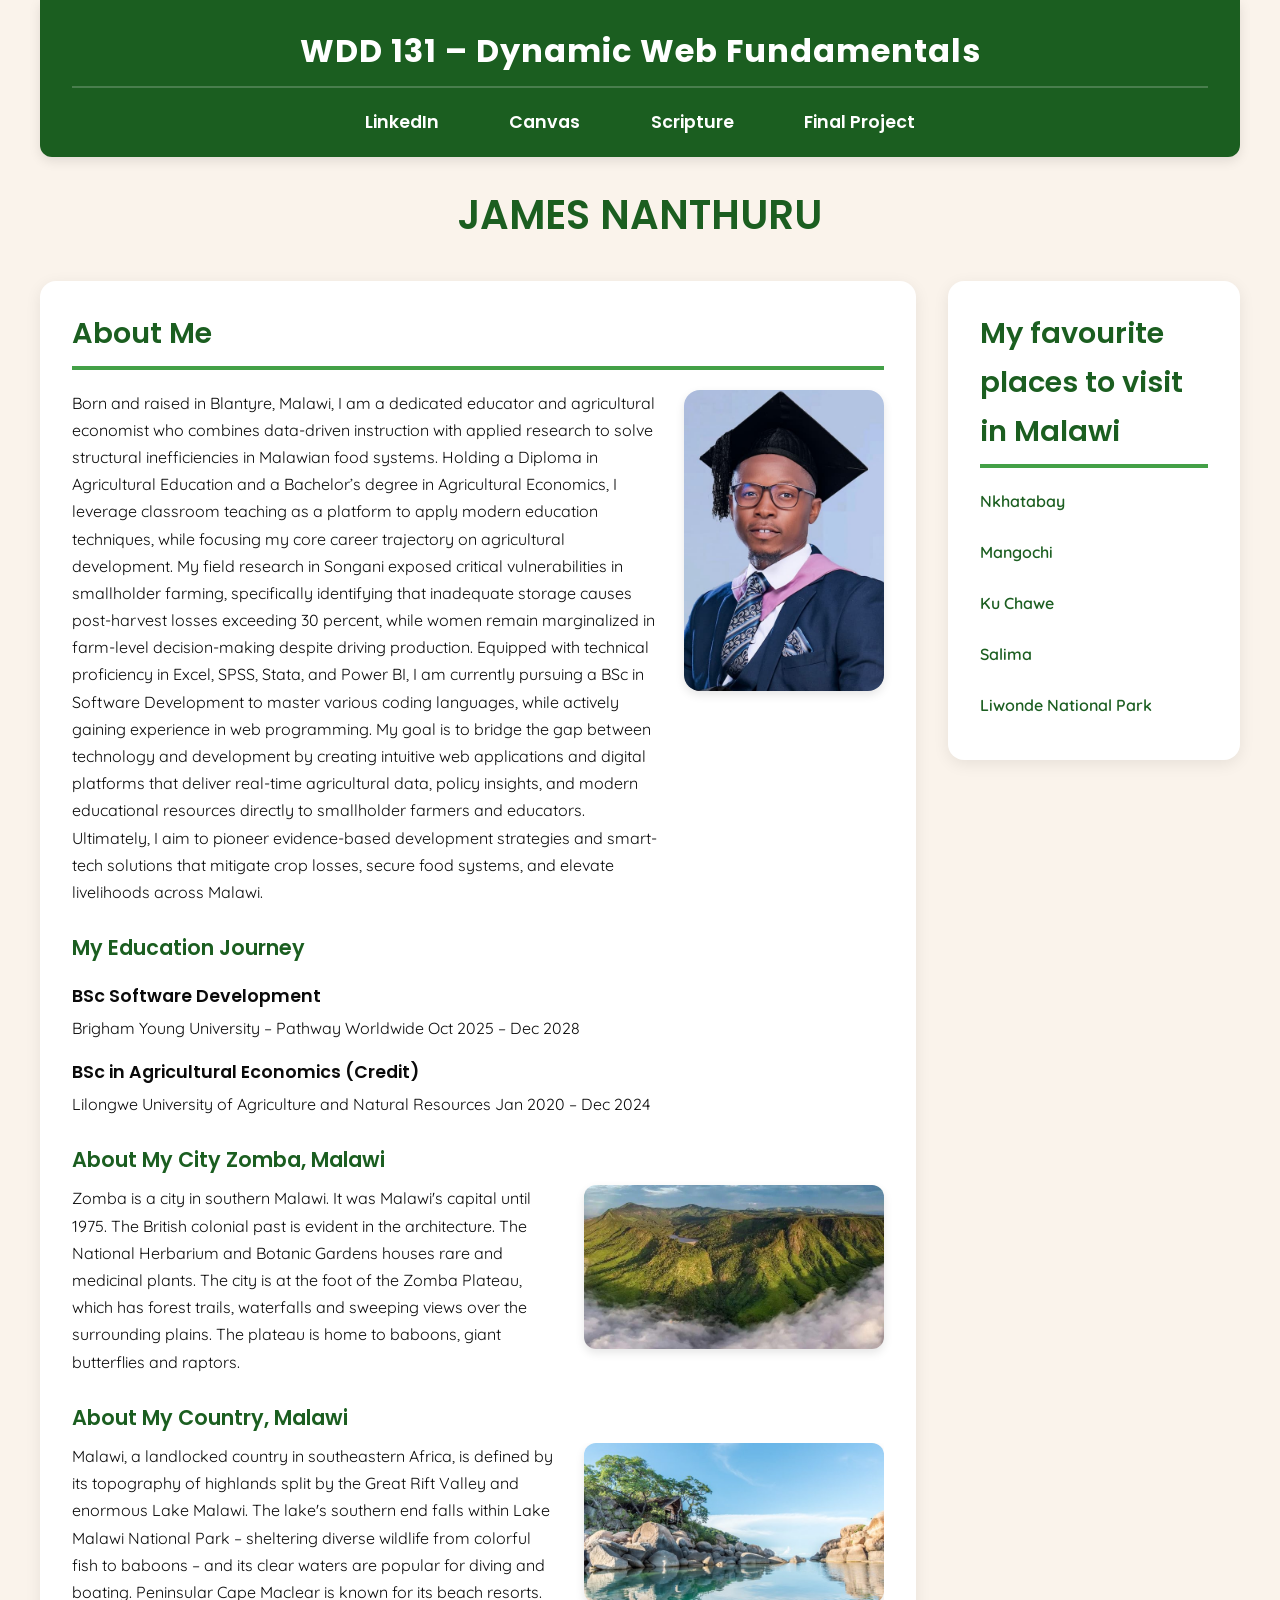
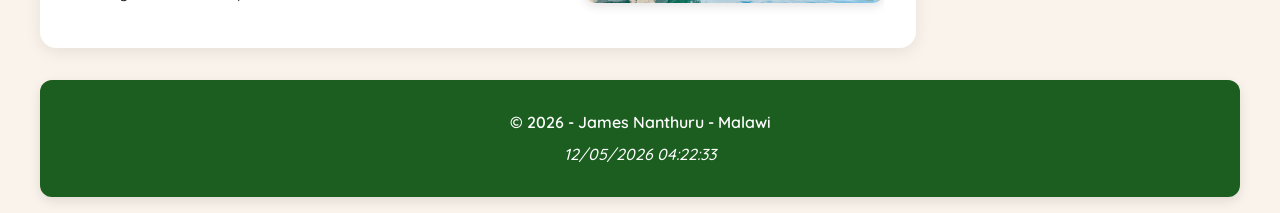
<file: index.html>
<!DOCTYPE html>
<html lang="en">
<head>
    <meta charset="UTF-8" />
    <meta name="viewport" content="width=device-width, initial-scale=1.0">
    <meta name="author" content="James Nanthuru">
    <meta
      name="description"
      content="WDD 131 – Dynamic Web Fundamentals - James Nanthuru. Personal introduction, education, software developer, economist, Zomba Malawi, favourite places to visit.">
    <title>WDD 131 – Dynamic Web Fundamentals – James Nanthuru</title>

    <link rel="preconnect" href="https://fonts.googleapis.com">
    <link rel="preconnect" href="https://fonts.gstatic.com" crossorigin>
    <link href="https://fonts.googleapis.com/css2?family=Poppins:wght@400;600;700&family=Quicksand:wght@400;600&display=swap" rel="stylesheet">

    <link rel="stylesheet" href="styles/base.css">
    <script src="scripts/getdates.js" defer></script>
</head>
<body>

    <header>
        <span id="course-title">WDD 131 – Dynamic Web Fundamentals</span>
        <nav>
            <a href="https://www.linkedin.com/in/james-nanthuru-34a777254/" target="_blank">LinkedIn</a>
            <a href="https://byupw.instructure.com/" target="_blank">Canvas</a>
            <a href="https://www.churchofjesuschrist.org/study/scriptures/nt/james/1?lang=eng&id=p5#p5" target="_blank">Scripture</a>
            <a href="#">Final Project</a>
        </nav>
    </header>

    <div class="main-container">
        <h1>JAMES NANTHURU</h1>

        <main>
            <section class="card about-card">
                <h2>About Me</h2>
                <img src="images/james.jpg" alt="Profile picture of James Nanthuru" class="profile-pic">
                <p>
                    Born and raised in Blantyre, Malawi, I am a dedicated educator and agricultural economist who combines data-driven instruction with applied research to solve structural inefficiencies in Malawian food systems. Holding a Diploma in Agricultural Education and a Bachelor’s degree in Agricultural Economics, I leverage classroom teaching as a platform to apply modern education techniques, while focusing my core career trajectory on agricultural development. My field research in Songani exposed critical vulnerabilities in smallholder farming, specifically identifying that inadequate storage causes post-harvest losses exceeding 30 percent, while women remain marginalized in farm-level decision-making despite driving production. Equipped with technical proficiency in Excel, SPSS, Stata, and Power BI, I am currently pursuing a BSc in Software Development to master various coding languages, while actively gaining experience in web programming. My goal is to bridge the gap between technology and development by creating intuitive web applications and digital platforms that deliver real-time agricultural data, policy insights, and modern educational resources directly to smallholder farmers and educators. Ultimately, I aim to pioneer evidence-based development strategies and smart-tech solutions that mitigate crop losses, secure food systems, and elevate livelihoods across Malawi.
                </p>

                <h3>My Education Journey</h3>
                    <h4>BSc Software Development</h4>
                <p>
                    Brigham Young University – Pathway Worldwide Oct 2025 – Dec 2028
                </p>
                    <h4>BSc in Agricultural Economics (Credit)</h4>
                <p>
                    Lilongwe University of Agriculture and Natural Resources Jan 2020 – Dec 2024
                </p>

                <h3>About My City Zomba, Malawi</h3>
                <img src="images/zomba.jpg" alt="Zomba, Malawi landscape" class="zomba-pic">
                <p>
                    Zomba is a city in southern Malawi. It was Malawi's capital until 1975. 
                    The British colonial past is evident in the architecture. The National 
                    Herbarium and Botanic Gardens houses rare and medicinal plants. The city 
                    is at the foot of the Zomba Plateau, which has forest trails, waterfalls 
                    and sweeping views over the surrounding plains. The plateau is home to 
                    baboons, giant butterflies and raptors.
                </p>

                <h3>About My Country, Malawi</h3>
                <p>
                    <img src="images/malawi.jpg" alt="Blantyre, Malawi landscape" class="malawi-pic">
                    Malawi, a landlocked country in southeastern Africa, is defined by its 
                    topography of highlands split by the Great Rift Valley and enormous Lake 
                    Malawi. The lake's southern end falls within Lake Malawi National Park – 
                    sheltering diverse wildlife from colorful fish to baboons – and its clear 
                    waters are popular for diving and boating. Peninsular Cape Maclear is 
                    known for its beach resorts.
                </p>
            </section>

            <section class="card places-card">
                <h2>My favourite places to visit in Malawi</h2>
                <ul>
                    <li>
                        <a href="https://www.tripadvisor.com/Tourism-g479210-Nkhata_Bay_Northern_Region-Vacations.html" target="_blank">
                            Nkhatabay
                        </a>
                    </li>
                    <li>
                        <a href="https://en.wikipedia.org/wiki/Mangochi" target="_blank">
                            Mangochi
                        </a>
                    </li>
                    <li>
                        <a href="https://www.malawianstyle.com/blog/malawi-lodges/ku-chawe-inn/" target="_blank">
                            Ku Chawe
                        </a>
                    </li>
                    <li>
                        <a href="https://www.malawitourism.com/regions/central-malawi/salima-senga-bay/" target="_blank">
                            Salima
                        </a>
                    </li>
                    <li>
                        <a href="https://ukuri.travel/places/liwonde-national-park" target="_blank">
                            Liwonde National Park
                        </a>
                    </li>
                </ul>
            </section>
        </main>
    </div>

    <footer>
        <p>
            &copy; <span id="currentyear"></span> - James Nanthuru - Malawi
        </p>
        <p id="lastModified"></p>
    </footer>

</body>
</html>
</file>
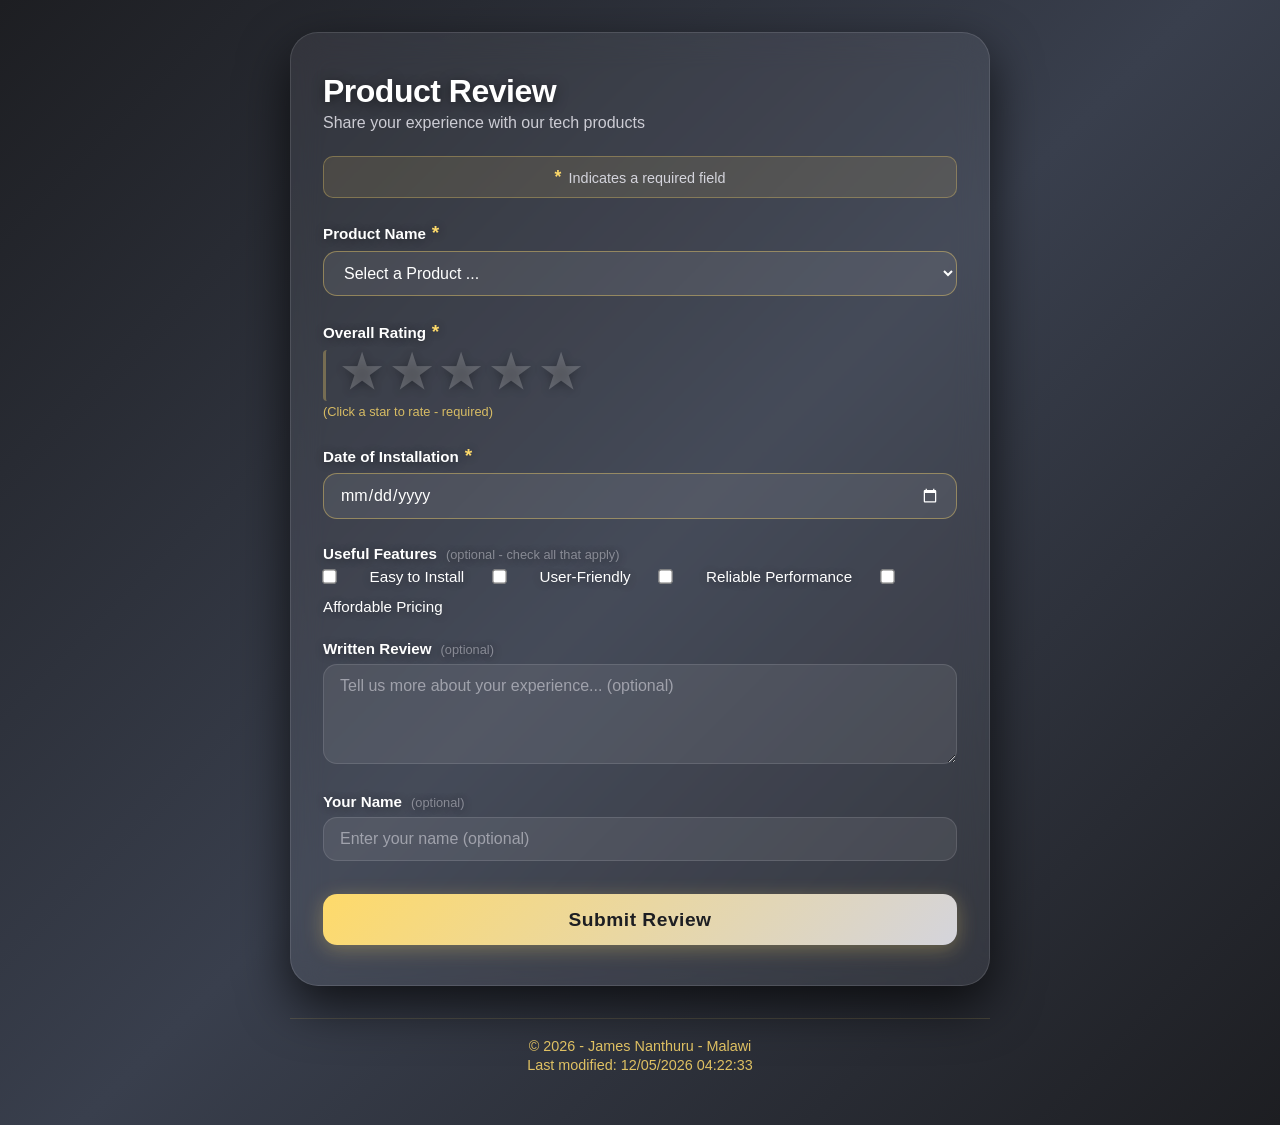
<file: form.html>
<!DOCTYPE html>
<html lang="en">
<head>
    <meta charset="UTF-8">
    <meta name="viewport" content="width=device-width, initial-scale=1.0">
    <meta name="author" content="James Nanthuru">
    <meta name="description" content="Product review form for Nancienan Tech Consultancy">
    <title>Product Review Form</title>
    <link rel="stylesheet" href="styles/form.css">
    <script src="scripts/form.js" defer></script>
</head>
<body>

    <main>
        <div class="glass-container">
            <header>
                <h1>Product Review</h1>
                <p>Share your experience with our tech products</p>
            </header>

            <form method="get" action="review.html" id="reviewForm">
                <div class="required-note">
                    <span class="required-star">*</span> Indicates a required field
                </div>

                <div class="form-group">
                    <label for="productName">
                        Product Name
                        <span class="required-star" aria-hidden="true">*</span>
                    </label>
                    <select id="productName" name="productName" required>
                        <option value="" disabled selected>Select a Product ...</option>
                    </select>
                </div>

                <div class="form-group">
                    <label>
                        Overall Rating
                        <span class="required-star" aria-hidden="true">*</span>
                    </label>
                    <div class="rating-group">
                        <input type="radio" id="star5" name="rating" value="5" required>
                        <label for="star5" title="5 stars">★</label>
                        
                        <input type="radio" id="star4" name="rating" value="4" required>
                        <label for="star4" title="4 stars">★</label>
                        
                        <input type="radio" id="star3" name="rating" value="3" required>
                        <label for="star3" title="3 stars">★</label>
                        
                        <input type="radio" id="star2" name="rating" value="2" required>
                        <label for="star2" title="2 stars">★</label>
                        
                        <input type="radio" id="star1" name="rating" value="1" required>
                        <label for="star1" title="1 star">★</label>
                    </div>
                    <span class="rating-hint">(Click a star to rate - required)</span>
                </div>

                <div class="form-group">
                    <label for="installDate">
                        Date of Installation
                        <span class="required-star" aria-hidden="true">*</span>
                    </label>
                    <input type="date" id="installDate" name="installDate" required>
                </div>

                <div class="form-group">
                    <label>Useful Features <span class="optional-text">(optional - check all that apply)</span></label>
                    <div class="checkbox-group">
                        <input type="checkbox" id="feature1" name="features" value="easy-install">
                        <label for="feature1">Easy to Install</label>
                        
                        <input type="checkbox" id="feature2" name="features" value="user-friendly">
                        <label for="feature2">User-Friendly</label>
                        
                        <input type="checkbox" id="feature3" name="features" value="reliable">
                        <label for="feature3">Reliable Performance</label>
                        
                        <input type="checkbox" id="feature4" name="features" value="affordable">
                        <label for="feature4">Affordable Pricing</label>
                    </div>
                </div>

                <div class="form-group">
                    <label for="review">Written Review <span class="optional-text">(optional)</span></label>
                    <textarea id="review" name="review" rows="4" placeholder="Tell us more about your experience... (optional)"></textarea>
                </div>

                <div class="form-group">
                    <label for="userName">Your Name <span class="optional-text">(optional)</span></label>
                    <input type="text" id="userName" name="userName" placeholder="Enter your name (optional)">
                </div>

                <button type="submit" class="submit-btn">Submit Review</button>
            </form>
        </div>
    </main>

    <footer>
        <p>&copy; <span id="currentyear"></span> - James Nanthuru - Malawi</p>
        <p id="lastModified"></p>
    </footer>

</body>
</html>
</file>
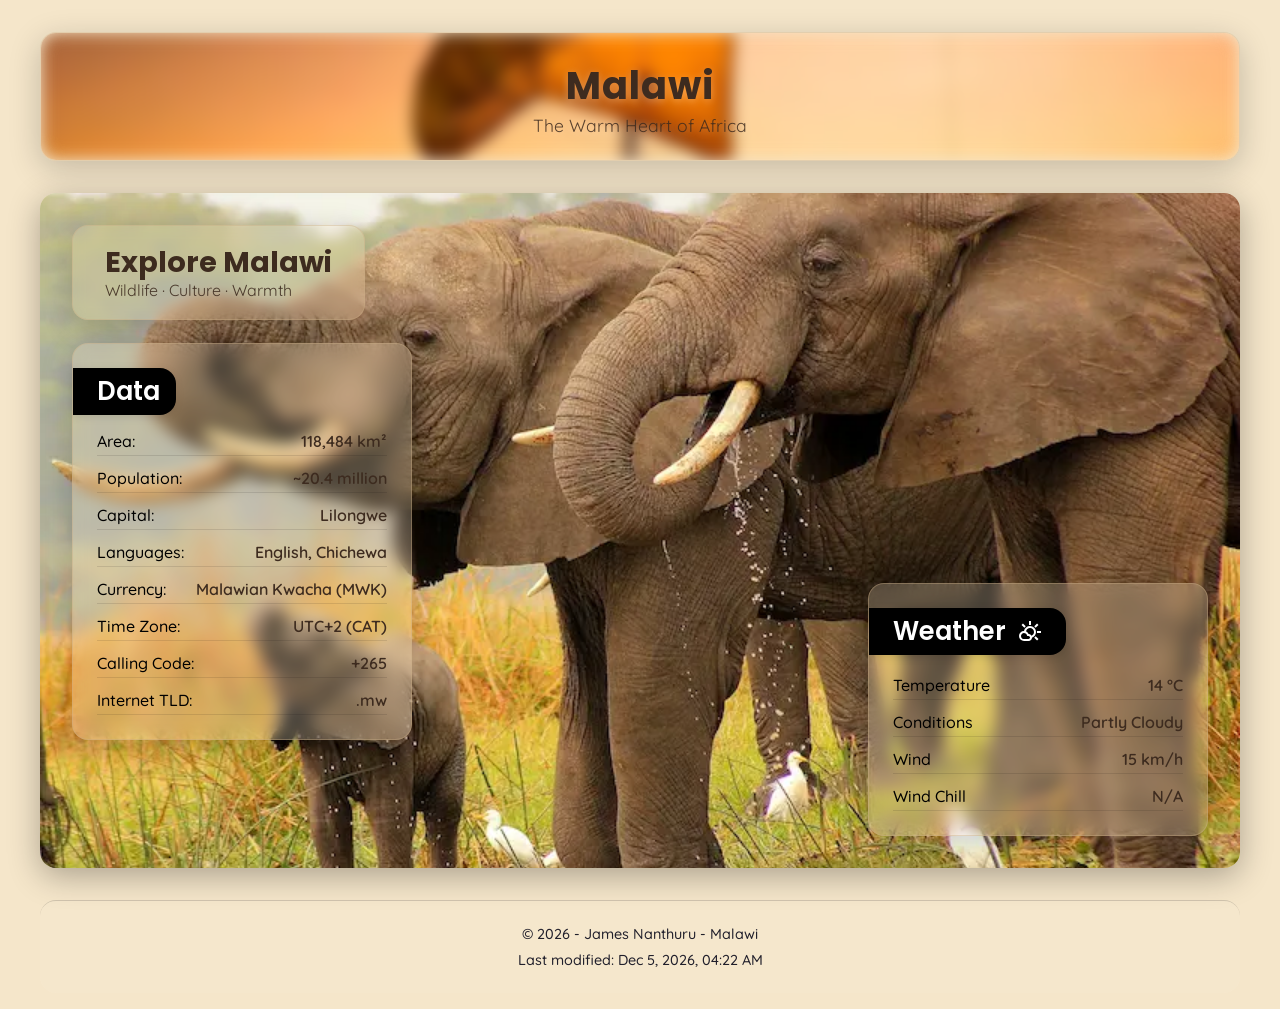
<file: place.html>
<!DOCTYPE html>
<html lang="en">
<head>
    <meta charset="UTF-8">
    <meta name="viewport" content="width=device-width, initial-scale=1.0">
    <meta name="author" content="James Nanthuru">
    <meta name="description" content="Discover Malawi - the Warm Heart of Africa. Explore its weather, culture, and national parks.">
    <title>Malawi — The Warm Heart of Africa</title>
    <link rel="preconnect" href="https://fonts.googleapis.com">
    <link rel="preconnect" href="https://fonts.gstatic.com" crossorigin>
    <link href="https://fonts.googleapis.com/css2?family=Poppins:wght@400;600;700&family=Quicksand:wght@400;500;600&display=swap" rel="stylesheet">
    <link rel="stylesheet" href="styles/place.css">
    <script src="scripts/place.js" defer></script>
</head>
<body>

    <header class="site-header" role="banner">
        <div class="header-inner glass-panel">
            <h1 class="site-title">Malawi</h1>
            <p class="site-tagline">The Warm Heart of Africa</p>
        </div>
    </header>

    <main class="main-content">
        <section class="hero" aria-label="Elephants in Malawi National Park">
            <div class="hero-image-wrapper">
                <picture>
                    <source media="(max-width: 480px)" srcset="images/elephants.webp">
                    <source media="(max-width: 768px)" srcset="images/elephants.webp">
                    <source media="(min-width: 769px)" srcset="images/elephants.webp">
                    <img src="images/elephants.webp" alt="Elephants roaming in a Malawian national park" class="hero-image" loading="eager">
                </picture>
                
                <div class="hero-overlay glass-panel">
                    <h2 class="hero-title">Explore Malawi</h2>
                    <p class="hero-sub">Wildlife · Culture · Warmth</p>
                </div>

                <section class="info-section glass-panel" aria-labelledby="info-heading">
                    <h2 id="info-heading" class="section-heading">Data</h2>
                    <dl class="info-grid">
                        <div class="info-item"><dt>Area:</dt><dd>118,484 km²</dd></div>
                        <div class="info-item"><dt>Population:</dt><dd>~20.4 million</dd></div>
                        <div class="info-item"><dt>Capital:</dt><dd>Lilongwe</dd></div>
                        <div class="info-item"><dt>Languages:</dt><dd>English, Chichewa</dd></div>
                        <div class="info-item"><dt>Currency:</dt><dd>Malawian Kwacha (MWK)</dd></div>
                        <div class="info-item"><dt>Time Zone:</dt><dd>UTC+2 (CAT)</dd></div>
                        <div class="info-item"><dt>Calling Code:</dt><dd>+265</dd></div>
                        <div class="info-item"><dt>Internet TLD:</dt><dd>.mw</dd></div>
                    </dl>
                </section>

                <section class="weather-section glass-panel" aria-labelledby="weather-heading">
                    <h2 id="weather-heading" class="section-heading weather-heading">
                        <span>Weather</span>
                        <img src="images/weather.svg" alt="Partly cloudy weather icon" class="weather-svg-icon" width="48" height="48">
                    </h2>
                    <div class="weather-grid">
                        <dl class="weather-details">
                            <div class="weather-item">
                                <dt>Temperature</dt>
                                <dd id="temperature">14 °C</dd>
                            </div>
                            <div class="weather-item">
                                <dt>Conditions</dt>
                                <dd id="conditions">Partly Cloudy</dd>
                            </div>
                            <div class="weather-item">
                                <dt>Wind</dt>
                                <dd id="wind-speed">15 km/h</dd>
                            </div>
                            <div class="weather-item">
                                <dt>Wind Chill</dt>
                                <dd id="wind-chill"></dd>
                            </div>
                        </dl>
                    </div>
                </section>
            </div>
        </section>
    </main>

    <footer class="site-footer" role="contentinfo">
        <div class="footer-inner">
            <p class="footer-copy">&copy; <span id="footer-year"></span> - James Nanthuru - Malawi</p>
            <p class="footer-modified">Last modified: <span id="footer-modified"></span></p>
        </div>
    </footer>

</body>
</html>
</file>
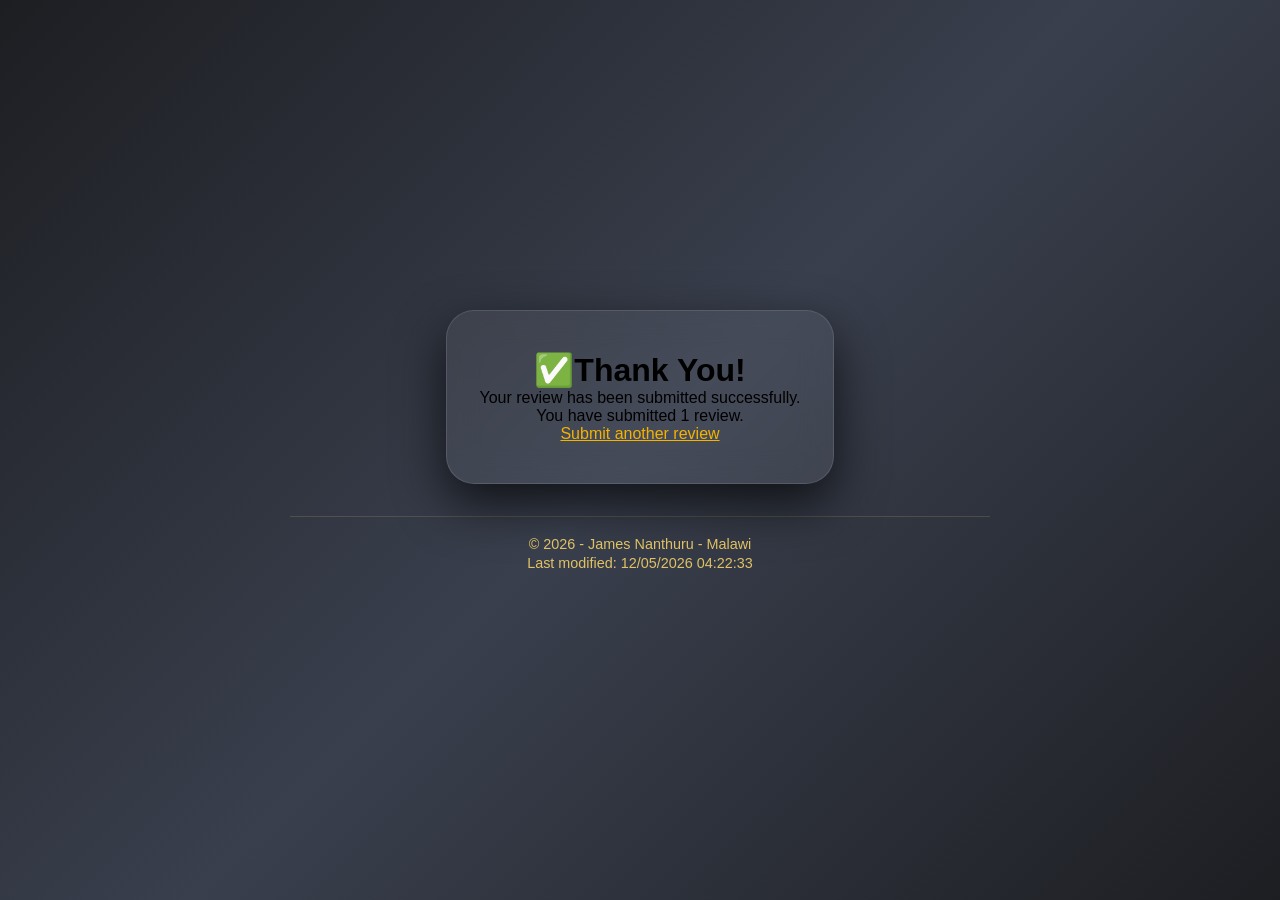
<file: review.html>
<!DOCTYPE html>
<html lang="en">
<head>
    <meta charset="UTF-8">
    <meta name="viewport" content="width=device-width, initial-scale=1.0">
    <title>Review Submitted</title>
    <link rel="stylesheet" href="styles/form.css">
</head>
<body>
    <main>
        <div class="glass-container" style="text-align: center;">
            <h1>✅Thank You!</h1> <!--The emoji is to show up after my user has submitted their rating-->
            <p>Your review has been submitted successfully.</p>
            <p id="reviewCount">You have submitted 0 reviews.</p> <!--The review count will be updated by the JavaScrip stored locally-->
            <a href="form.html" style="color: #f5b301;">Submit another review</a>
        </div>
    </main>
    <footer>
        <p>&copy; <span id="currentyear"></span> - James Nanthuru - Malawi</p>
        <p id="lastModified"></p>
    </footer>

    <script>
        // localStorage counter logic for review.html
        document.addEventListener('DOMContentLoaded', () => {
            // Get current count from localStorage, or start at 0
            let count = localStorage.getItem('reviewCount');
            if (count === null) {
                count = 0;
            } else {
                count = parseInt(count);
            }
            
            // Increment by 1
            count += 1;
            
            // Save back to localStorage
            localStorage.setItem('reviewCount', count);
            
            // Display the count
            const countDisplay = document.getElementById('reviewCount');
            if (countDisplay) {
                countDisplay.textContent = `You have submitted ${count} review${count > 1 ? 's' : ''}.`;
            }

            // Update footer dates (same as form.js)
            document.getElementById('currentyear').textContent = new Date().getFullYear();
            document.getElementById('lastModified').textContent = `Last modified: ${document.lastModified}`;
        });
    </script>
</body>
</html>
</file>
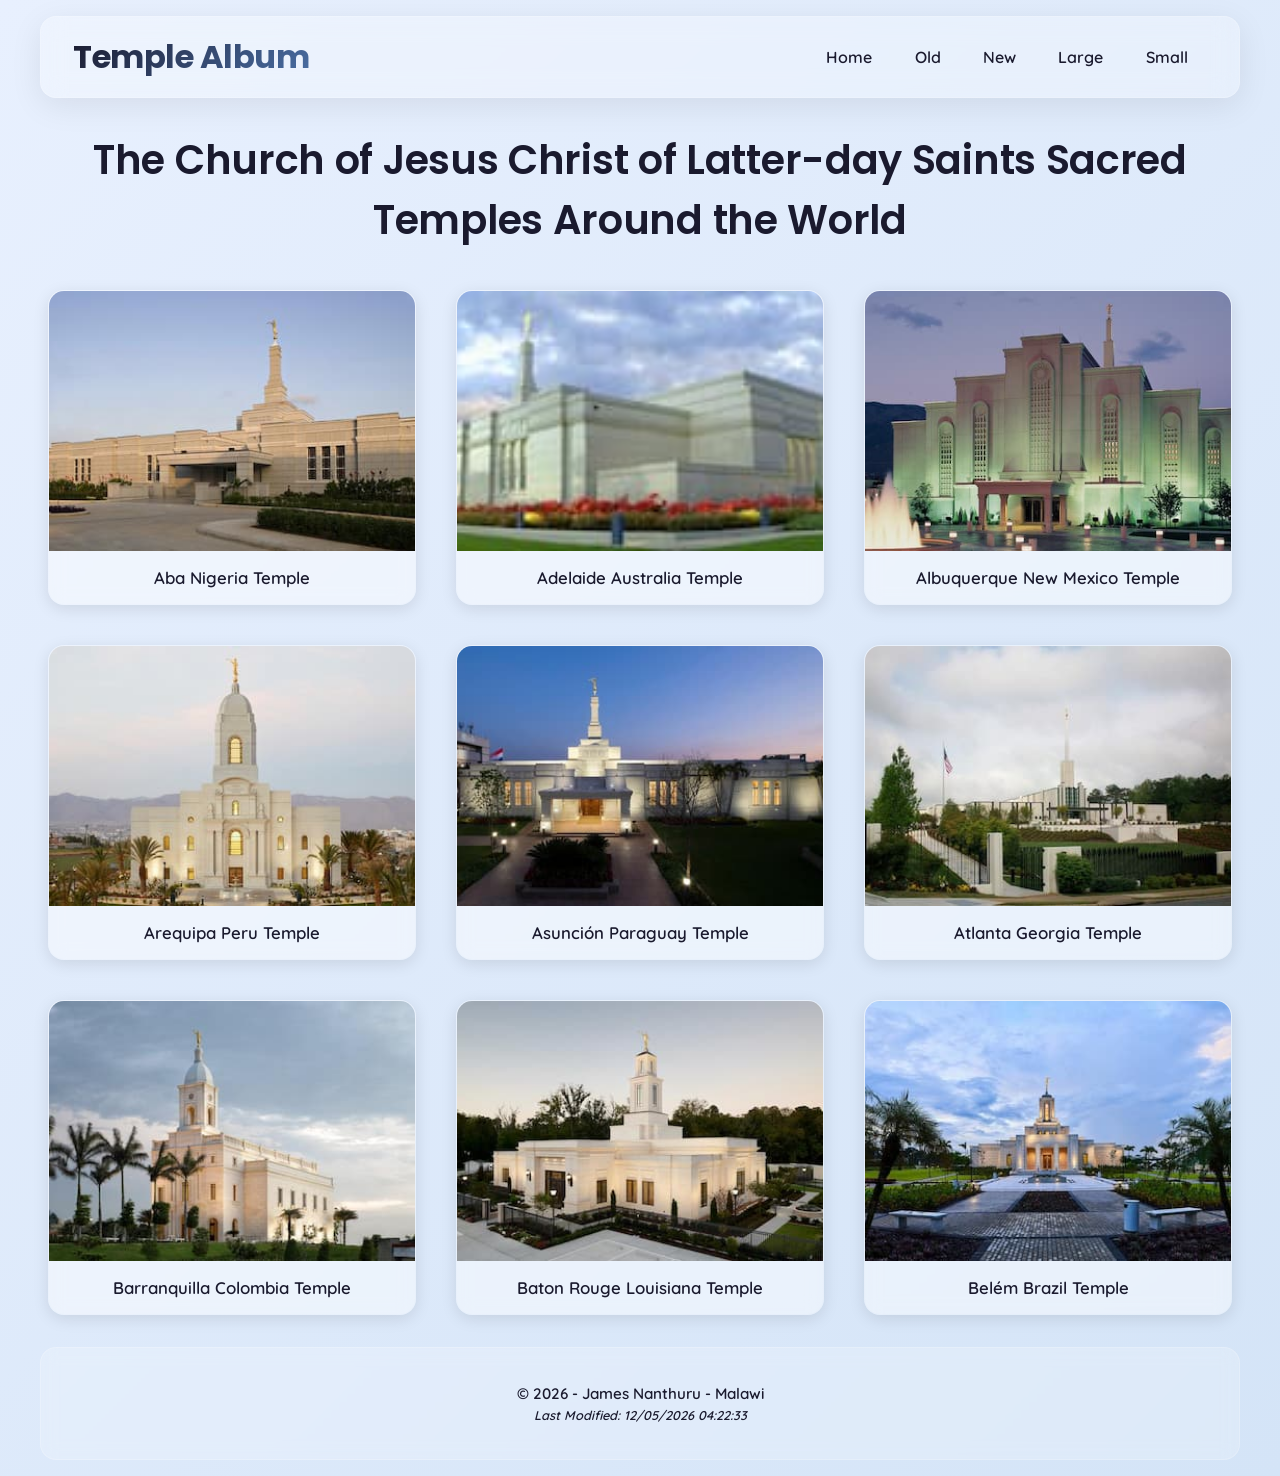
<file: temples.html>
<!DOCTYPE html>
<html lang="en-US">

<head>
    <meta charset="utf-8">
    <meta name="viewport" content="width=device-width, initial-scale=1">
    <title>Temple Album | WDD 131</title>
    <meta name="description" content="A responsive photo album showcasing nine The Church of Jesus Christ of Latter-day Saints temples from around the world.">
    <meta name="author" content="James Nanthuru">

    <link rel="preconnect" href="https://fonts.googleapis.com">
    <link rel="preconnect" href="https://fonts.gstatic.com" crossorigin>
    <link href="https://fonts.googleapis.com/css2?family=Poppins:wght@400;600;700&family=Quicksand:wght@400;600&display=swap" rel="stylesheet">

    <link rel="stylesheet" href="styles/temples.css">
    <link rel="stylesheet" href="styles/temples-large.css">

    <script src="scripts/temples.js" defer></script>
</head>

<body>
    <header>
        <h1>Temple Album</h1>
        <button id="hamburger-btn" aria-label="Toggle navigation menu">☰</button>
        <nav>
            <ul id="nav-menu">
                <li><a href="index.html">Home</a></li>
                <li><a href="#">Old</a></li>
                <li><a href="#">New</a></li>
                <li><a href="#">Large</a></li>
                <li><a href="#">Small</a></li>
            </ul>
        </nav>
    </header>

    <main>
        <h2>The Church of Jesus Christ of Latter-day Saints Sacred Temples Around the World</h2>

        <div class="temple-grid">
            <figure>
                <img src="images/aba-temple.jpg" alt="Aba Nigeria Temple" loading="lazy">
                <figcaption>Aba Nigeria Temple</figcaption>
            </figure>
            <figure>
                <img src="images/adelaide-temple.jpg" alt="Adelaide Australia Temple" loading="lazy">
                <figcaption>Adelaide Australia Temple</figcaption>
            </figure>
            <figure>
                <img src="images/albuquerque-temple.jpg" alt="Albuquerque New Mexico Temple" loading="lazy">
                <figcaption>Albuquerque New Mexico Temple</figcaption>
            </figure>
            <figure>
                <img src="images/arequipa-temple.jpg" alt="Arequipa Peru Temple" loading="lazy">
                <figcaption>Arequipa Peru Temple</figcaption>
            </figure>
            <figure>
                <img src="images/asuncion-temple.jpg" alt="Asunción Paraguay Temple" loading="lazy">
                <figcaption>Asunción Paraguay Temple</figcaption>
            </figure>
            <figure>
                <img src="images/atlanta-temple.jpg" alt="Atlanta Georgia Temple" loading="lazy">
                <figcaption>Atlanta Georgia Temple</figcaption>
            </figure>
            <figure>
                <img src="images/barranquilla-temple.jpg" alt="Barranquilla Colombia Temple" loading="lazy">
                <figcaption>Barranquilla Colombia Temple</figcaption>
            </figure>
            <figure>
                <img src="images/baton-rouge-temple.jpg" alt="Baton Rouge Louisiana Temple" loading="lazy">
                <figcaption>Baton Rouge Louisiana Temple</figcaption>
            </figure>
            <figure>
                <img src="images/belem-temple.jpg" alt="Belém Brazil Temple" loading="lazy">
                <figcaption>Belém Brazil Temple</figcaption>
            </figure>
        </div>
    </main>

    <footer>
        <p>&copy; <span id="currentyear"></span> - James Nanthuru - Malawi</p>
        <p id="lastModified"></p>
    </footer>
</body>

</html>
</file>
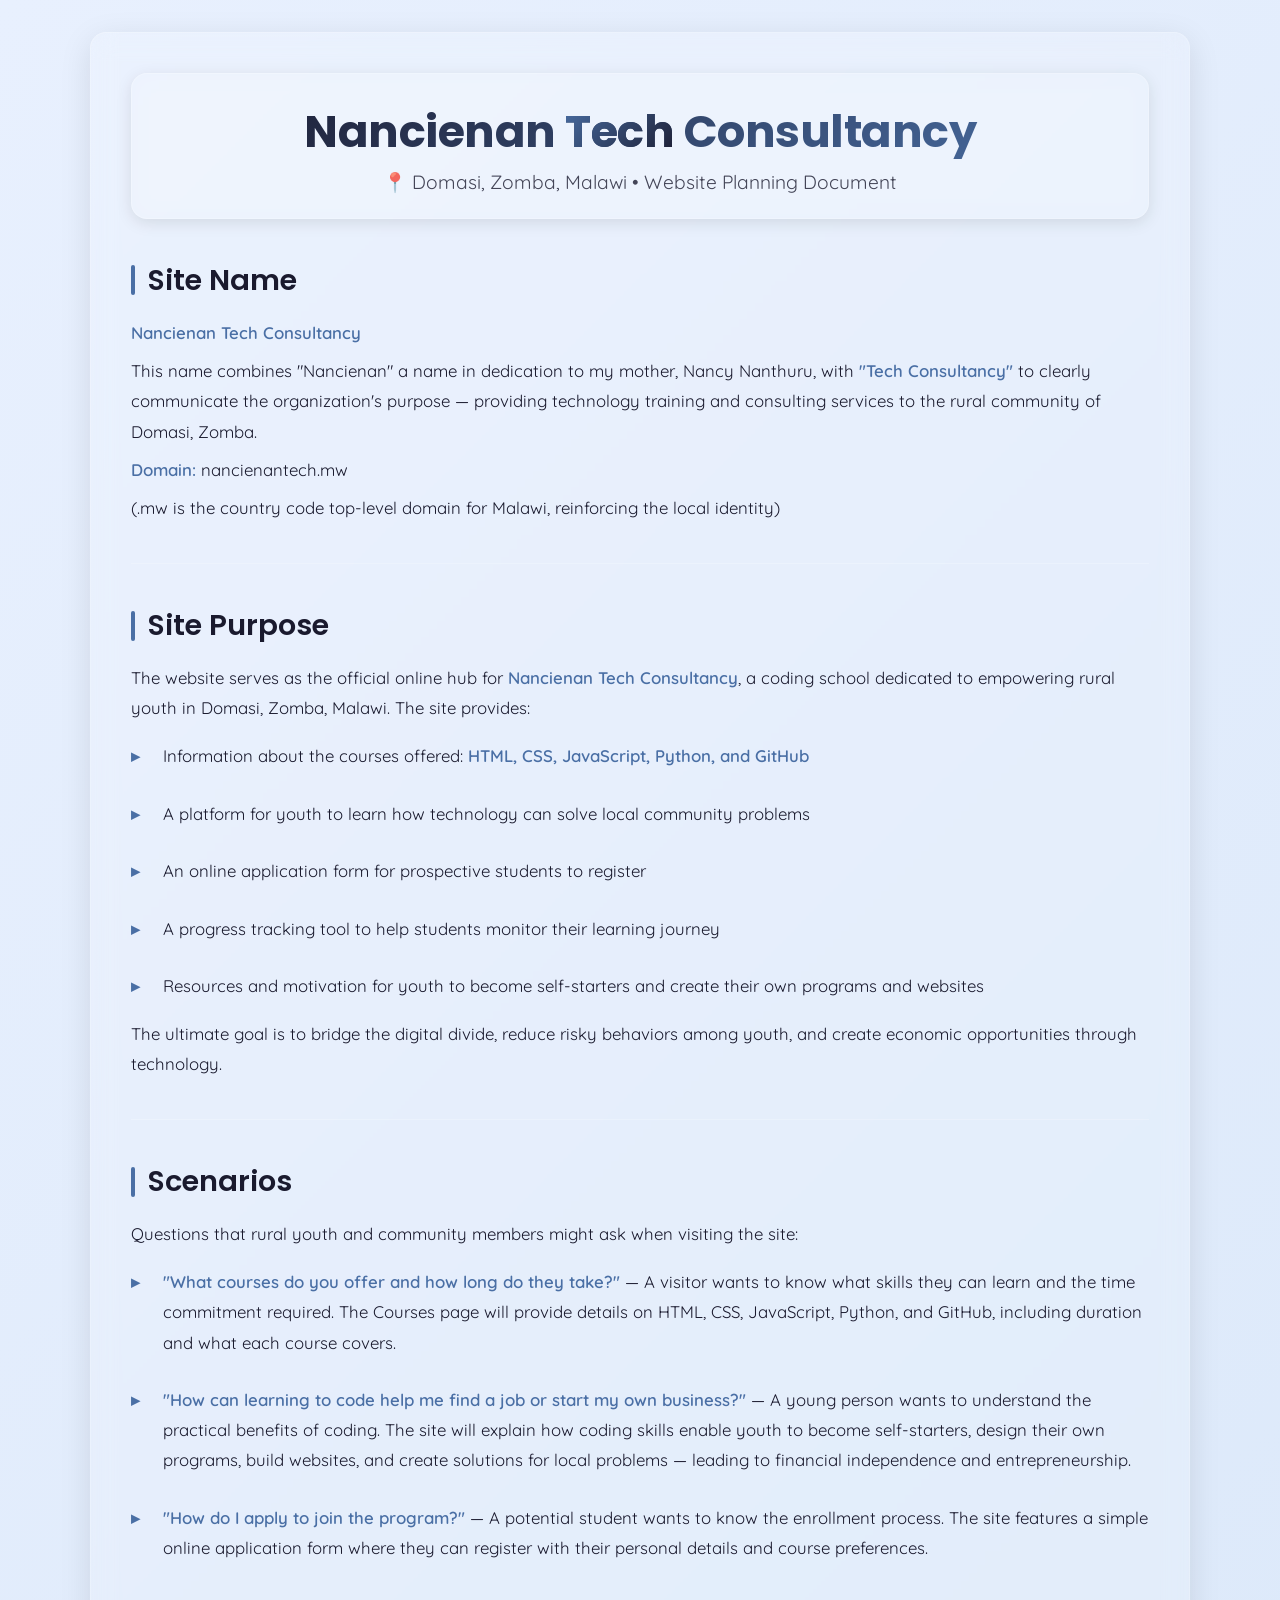
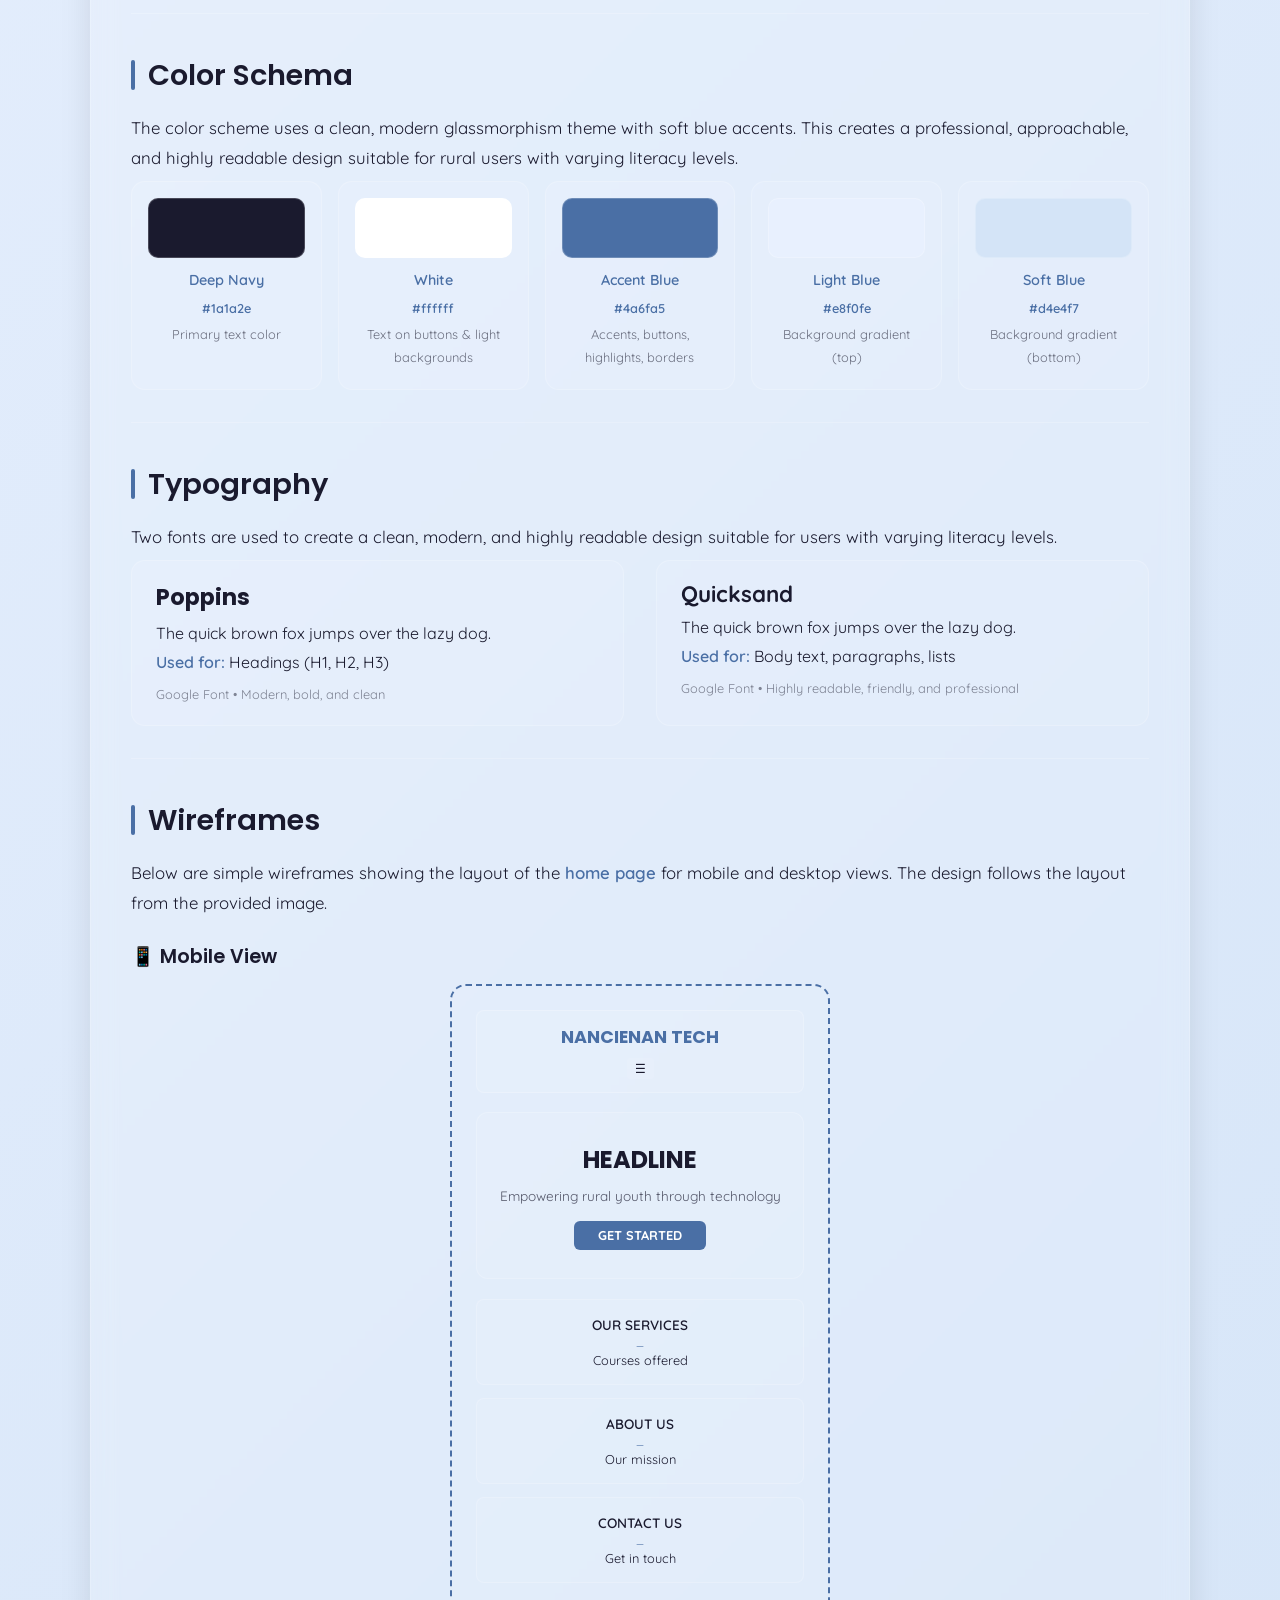
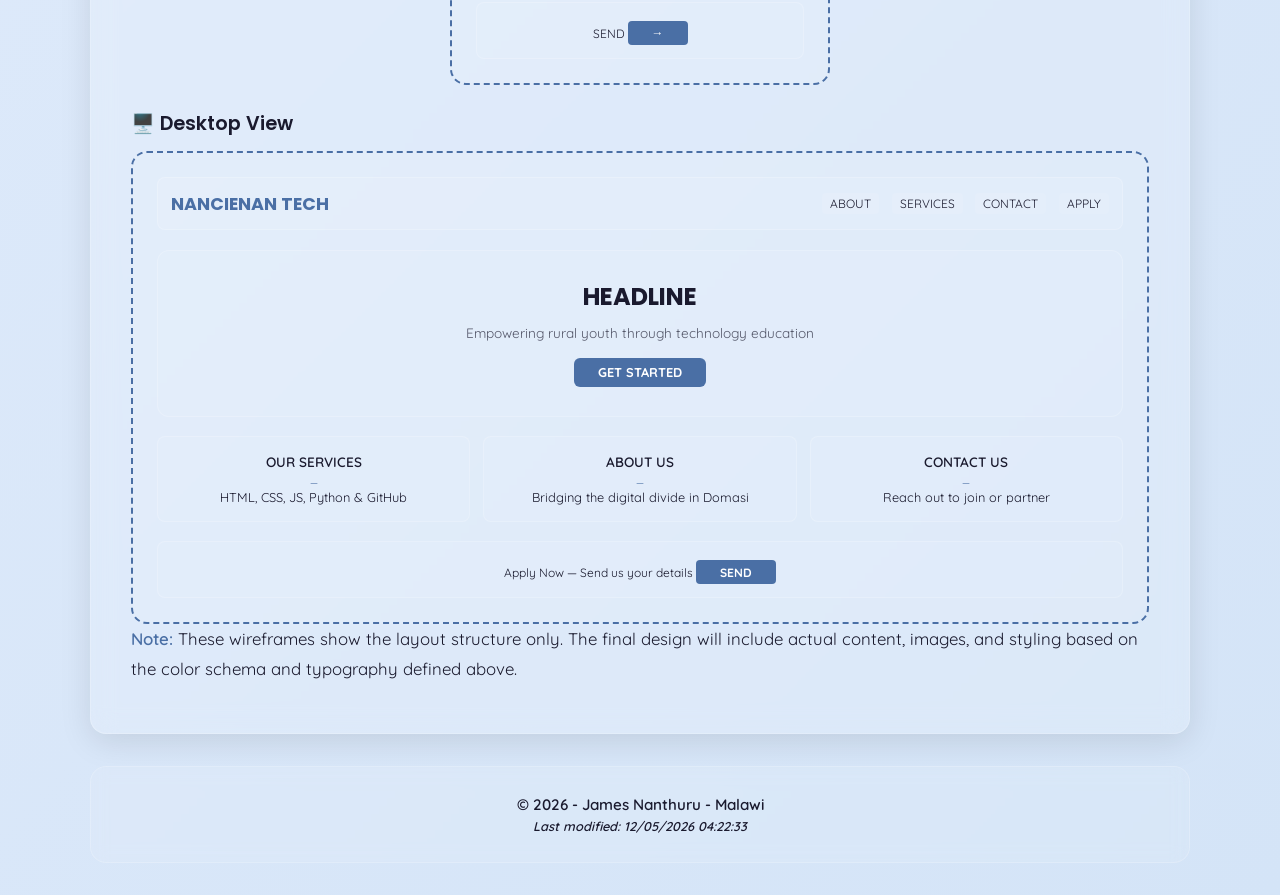
<file: project/siteplan.html>
<!DOCTYPE html>
<html lang="en">
<head>
    <meta charset="UTF-8">
    <meta name="viewport" content="width=device-width, initial-scale=1.0">
    <meta name="author" content="James Nanthuru">
    <meta name="description" content="Website planning document for Nancienan Tech Consultancy - A coding school for rural youth in Domasi, Zomba, Malawi">
    <title>Site Plan - Nancienan Tech Consultancy</title>
    <link rel="preconnect" href="https://fonts.googleapis.com">
    <link rel="preconnect" href="https://fonts.gstatic.com" crossorigin>
    <link href="https://fonts.googleapis.com/css2?family=Poppins:wght@400;600;700&family=Quicksand:wght@400;600;700&display=swap" rel="stylesheet">
    <link rel="stylesheet" href="styles/project.css">
    <script src="scripts/project.js" defer></script>
</head>
<body>

    <div class="container">
        <!-- ===== HEADER ===== -->
        <header>
            <h1>Nancienan <span>Tech</span> Consultancy</h1>
            <p>📍 Domasi, Zomba, Malawi • Website Planning Document</p>
        </header>

        <!-- ===== SITE NAME ===== -->
        <section id="site-name">
            <h2>Site Name</h2>
            <p><strong>Nancienan Tech Consultancy</strong></p>
            <p>This name combines "Nancienan" a name in dedication to my mother, Nancy Nanthuru, with <strong>"Tech Consultancy"</strong> to clearly communicate the organization's purpose — providing technology training and consulting services to the rural community of Domasi, Zomba.</p>
            <p><strong>Domain:</strong> nancienantech.mw</p>
            <p>(.mw is the country code top-level domain for Malawi, reinforcing the local identity)</p>
        </section>

        <!-- ===== SITE PURPOSE ===== -->
        <section id="site-purpose">
            <h2>Site Purpose</h2>
            <p>The website serves as the official online hub for <strong>Nancienan Tech Consultancy</strong>, a coding school dedicated to empowering rural youth in Domasi, Zomba, Malawi. The site provides:</p>
            <ul>
                <li>Information about the courses offered: <strong>HTML, CSS, JavaScript, Python, and GitHub</strong></li>
                <li>A platform for youth to learn how technology can solve local community problems</li>
                <li>An online application form for prospective students to register</li>
                <li>A progress tracking tool to help students monitor their learning journey</li>
                <li>Resources and motivation for youth to become self-starters and create their own programs and websites</li>
            </ul>
            <p>The ultimate goal is to bridge the digital divide, reduce risky behaviors among youth, and create economic opportunities through technology.</p>
        </section>

        <!-- ===== SCENARIOS ===== -->
        <section id="scenarios">
            <h2>Scenarios</h2>
            <p>Questions that rural youth and community members might ask when visiting the site:</p>
            <ul>
                <li><strong>"What courses do you offer and how long do they take?"</strong> — A visitor wants to know what skills they can learn and the time commitment required. The Courses page will provide details on HTML, CSS, JavaScript, Python, and GitHub, including duration and what each course covers.</li>
                <li><strong>"How can learning to code help me find a job or start my own business?"</strong> — A young person wants to understand the practical benefits of coding. The site will explain how coding skills enable youth to become self-starters, design their own programs, build websites, and create solutions for local problems — leading to financial independence and entrepreneurship.</li>
                <li><strong>"How do I apply to join the program?"</strong> — A potential student wants to know the enrollment process. The site features a simple online application form where they can register with their personal details and course preferences.</li>
            </ul>
        </section>

        <!-- ===== COLOR SCHEMA ===== -->
        <section id="color-schema">
            <h2>Color Schema</h2>
            <p>The color scheme uses a clean, modern glassmorphism theme with soft blue accents. This creates a professional, approachable, and highly readable design suitable for rural users with varying literacy levels.</p>
            <div class="color-grid">
                <div class="color-swatch">
                    <span class="swatch bg-navy"></span>
                    <p><strong>Deep Navy</strong></p>
                    <p class="hex">#1a1a2e</p>
                    <p class="usage">Primary text color</p>
                </div>
                <div class="color-swatch">
                    <span class="swatch bg-white"></span>
                    <p><strong>White</strong></p>
                    <p class="hex">#ffffff</p>
                    <p class="usage">Text on buttons &amp; light backgrounds</p>
                </div>
                <div class="color-swatch">
                    <span class="swatch bg-accent"></span>
                    <p><strong>Accent Blue</strong></p>
                    <p class="hex">#4a6fa5</p>
                    <p class="usage">Accents, buttons, highlights, borders</p>
                </div>
                <div class="color-swatch">
                    <span class="swatch bg-light"></span>
                    <p><strong>Light Blue</strong></p>
                    <p class="hex">#e8f0fe</p>
                    <p class="usage">Background gradient (top)</p>
                </div>
                <div class="color-swatch">
                    <span class="swatch bg-soft"></span>
                    <p><strong>Soft Blue</strong></p>
                    <p class="hex">#d4e4f7</p>
                    <p class="usage">Background gradient (bottom)</p>
                </div>
            </div>
        </section>

        <!-- ===== TYPOGRAPHY ===== -->
        <section id="typography">
            <h2>Typography</h2>
            <p>Two fonts are used to create a clean, modern, and highly readable design suitable for users with varying literacy levels.</p>
            <div class="font-sample">
                <div class="sample poppins">
                    <h3>Poppins</h3>
                    <p>The quick brown fox jumps over the lazy dog.</p>
                    <p><strong>Used for:</strong> Headings (H1, H2, H3)</p>
                    <p class="label">Google Font • Modern, bold, and clean</p>
                </div>
                <div class="sample quicksand">
                    <h3>Quicksand</h3>
                    <p>The quick brown fox jumps over the lazy dog.</p>
                    <p><strong>Used for:</strong> Body text, paragraphs, lists</p>
                    <p class="label">Google Font • Highly readable, friendly, and professional</p>
                </div>
            </div>
        </section>

        <!-- ===== WIREFRAMES ===== -->
        <section id="wireframes">
            <h2>Wireframes</h2>
            <p>Below are simple wireframes showing the layout of the <strong>home page</strong> for mobile and desktop views. The design follows the layout from the provided image.</p>

            <!-- Mobile Wireframe -->
            <div class="wireframe-group">
                <h3>📱 Mobile View</h3>
                <div class="wireframe mobile">
                    <div class="wf-logo">
                        <span class="logo">NANCIENAN TECH</span>
                        <div class="nav">
                            <span>☰</span>
                        </div>
                    </div>
                    <div class="wf-hero">
                        <h2>HEADLINE</h2>
                        <p>Empowering rural youth through technology</p>
                        <span class="wf-btn">GET STARTED</span>
                    </div>
                    <div class="wf-services">
                        <div class="wf-box"><strong>OUR SERVICES</strong><span class="divider">—</span><br>Courses offered</div>
                        <div class="wf-box"><strong>ABOUT US</strong><span class="divider">—</span><br>Our mission</div>
                        <div class="wf-box"><strong>CONTACT US</strong><span class="divider">—</span><br>Get in touch</div>
                    </div>
                    <div class="wf-footer">
                        <span>SEND</span>
                        <div class="wf-send">→</div>
                    </div>
                </div>
            </div>

            <!-- Desktop Wireframe -->
            <div class="wireframe-group">
                <h3>🖥️ Desktop View</h3>
                <div class="wireframe desktop">
                    <div class="wf-logo">
                        <span class="logo">NANCIENAN TECH</span>
                        <div class="nav">
                            <span>ABOUT</span>
                            <span>SERVICES</span>
                            <span>CONTACT</span>
                            <span>APPLY</span>
                        </div>
                    </div>
                    <div class="wf-hero">
                        <h2>HEADLINE</h2>
                        <p>Empowering rural youth through technology education</p>
                        <span class="wf-btn">GET STARTED</span>
                    </div>
                    <div class="wf-services">
                        <div class="wf-box"><strong>OUR SERVICES</strong><span class="divider">—</span><br>HTML, CSS, JS, Python &amp; GitHub</div>
                        <div class="wf-box"><strong>ABOUT US</strong><span class="divider">—</span><br>Bridging the digital divide in Domasi</div>
                        <div class="wf-box"><strong>CONTACT US</strong><span class="divider">—</span><br>Reach out to join or partner</div>
                    </div>
                    <div class="wf-footer">
                        <span>Apply Now — Send us your details</span>
                        <div class="wf-send">SEND</div>
                    </div>
                </div>
            </div>

            <p><strong>Note:</strong> These wireframes show the layout structure only. The final design will include actual content, images, and styling based on the color schema and typography defined above.</p>
        </section>

    </div>

    <!-- ===== FOOTER ===== -->
    <footer>
        <p>&copy; <span id="currentyear"></span> - James Nanthuru - Malawi</p>
        <p id="lastModified"></p>
    </footer>

</body>
</html>
</file>
<file: styles/base.css>
:root {
    --green-dark: #1B5E20;
    --green-medium: #43A047;
    --green-light: #2E7D32;
    --sand-light: #FAF3EB;
    --white: #ffffff;
    --black: #0A0A0A;
    --border-light: #f0e6d8;
    --shadow-card: rgba(0, 0, 0, 0.08);
    --shadow-card-hover: rgba(0, 0, 0, 0.12);
    --shadow-heavy: rgba(0, 0, 0, 0.15);
    --shadow-image: rgba(0, 0, 0, 0.1);
    --shadow-header: rgba(0, 0, 0, 0.1);
}

* {
    margin: 0;
    padding: 0;
    box-sizing: border-box;
}

body {
    font-family: 'Quicksand', sans-serif;
    background-color: var(--sand-light);
    color: var(--black);
    line-height: 1.7;
    padding: 0 1rem;
}

.main-container {
    max-width: 1200px;
    margin: 0 auto;
}

h1, h2, h3, h4, nav a {
    font-family: 'Poppins', sans-serif;
    font-weight: 600;
}

h1 {
    font-size: 2.5rem;
    color: var(--green-dark);
    text-align: center;
    margin: 1.5rem 0 2rem 0;
    width: 100%;
}

h2 {
    font-size: 1.8rem;
    color: var(--green-dark);
    border-bottom: 4px solid var(--green-medium);
    padding-bottom: 0.5rem;
    margin-bottom: 1.2rem;
}

h3 {
    font-size: 1.3rem;
    color: var(--green-dark);
    margin-top: 1.5rem;
    margin-bottom: 0.5rem;
}

h4 {
    font-size: 1.1rem;
    color: var(--black);
    margin-top: 1rem;
    margin-bottom: 0.2rem;
}

header {
    background-color: var(--green-dark);
    padding: 1.5rem 2rem 0.5rem 2rem;
    border-radius: 0 0 12px 12px;
    box-shadow: 0 4px 12px var(--shadow-header);
    max-width: 1200px;
    margin: 0 auto;
}

#course-title {
    display: block;
    text-align: center;
    font-family: 'Poppins', sans-serif;
    font-size: 2rem;
    font-weight: 700;
    color: var(--white);
    letter-spacing: 1px;
    padding-bottom: 0.5rem;
}

nav {
    display: flex;
    justify-content: center;
    flex-wrap: wrap;
    gap: 1rem 2rem;
    padding: 0.8rem 0 0.3rem 0;
    border-top: 2px solid rgba(255, 255, 255, 0.2);
}

nav a {
    color: var(--white);
    text-decoration: none;
    font-size: 1.1rem;
    font-weight: 600;
    padding: 0.4rem 1.2rem;
    border-radius: 30px;
    transition: all 0.3s ease;
    background-color: transparent;
}

nav a:hover {
    background-color: var(--white);
    color: var(--green-dark);
    transform: translateY(-2px);
    box-shadow: 0 4px 10px var(--shadow-heavy);
}

main {
    max-width: 1200px;
    margin: 0 auto;
    display: grid;
    grid-template-columns: 3fr 1fr;
    gap: 2rem;
    align-items: start;
}

.card {
    background-color: var(--white);
    border-radius: 16px;
    padding: 1.8rem 2rem;
    box-shadow: 0 4px 16px var(--shadow-card);
    transition: box-shadow 0.3s ease;
}

.card:hover {
    box-shadow: 0 8px 24px var(--shadow-card-hover);
}

.about-card {
    grid-column: 1 / 2;
}

.places-card {
    grid-column: 2 / 3;
}

.profile-pic {
    float: right;
    margin: 0 0 1rem 1.5rem;
    width: 200px;
    height: auto;
    border-radius: 16px;
    box-shadow: 0 4px 10px var(--shadow-image);
}

.zomba-pic {
    float: right;
    margin: 0 0 1rem 1.5rem;
    width: 300px;
    height: auto;
    border-radius: 12px;
    box-shadow: 0 4px 10px var(--shadow-image);
}

.malawi-pic {
    float: right;
    margin: 0 0 1rem 1.5rem;
    width: 300px;
    height: auto;
    border-radius: 12px;
    box-shadow: 0 4px 10px var(--shadow-image);
}

.card p {
    overflow: hidden;
}

.places-card ul {
    list-style-type: none;
    padding: 0;
}

.places-card ul li {
    margin-bottom: 0.75rem;
    padding-bottom: 0.75rem;
}

.places-card ul li:last-child {
    border-bottom: none;
    margin-bottom: 0;
}

.places-card ul li a {
    color: var(--green-dark);
    text-decoration: none;
    font-weight: 600;
    transition: color 0.3s ease, padding-left 0.3s ease;
    display: inline-block;
}

.places-card ul li a:hover {
    color: var(--green-light);
    padding-left: 6px;
}

footer {
    max-width: 1200px;
    margin: 2rem auto 1rem auto;
    background-color: var(--green-dark);
    color: var(--white);
    text-align: center;
    padding: 1.5rem 2rem;
    border-radius: 12px;
    box-shadow: 0 4px 12px var(--shadow-header);
}

footer p {
    font-family: 'Quicksand', sans-serif;
    font-size: 1rem;
    margin: 0.3rem 0;
}

footer p:first-child {
    font-weight: 600;
}

#lastModified {
    font-size: 1rem;
    font-weight: 500;
    font-style: italic;
    color: var(--white);
}

@media (max-width: 900px) {
    main {
        grid-template-columns: 1fr;
        gap: 1.5rem;
    }

    .about-card {
        grid-column: 1 / 2;
    }

    .places-card {
        grid-column: 1 / 2;
    }

    nav {
        gap: 0.5rem 1rem;
    }

    nav a {
        font-size: 0.95rem;
        padding: 0.3rem 0.8rem;
    }

    #course-title {
        font-size: 1.5rem;
    }

    .profile-pic,
    .zomba-pic,
    .malawi-pic {
        float: none;
        display: block;
        margin: 0 auto 1rem auto;
        width: 100%;
        max-width: 300px;
    }

    .card {
        padding: 1.2rem;
    }

    h1 {
        font-size: 2rem;
    }
}

@media (max-width: 480px) {
    header {
        padding: 1rem;
    }

    #course-title {
        font-size: 1.2rem;
    }

    nav a {
        font-size: 0.8rem;
        padding: 0.2rem 0.6rem;
    }

    .places-card ul li a {
        font-size: 0.9rem;
    }
}
</file>
<file: styles/form.css>
* {
    margin: 0;
    padding: 0;
    box-sizing: border-box;
}

body {
    font-family: 'Segoe UI', Tahoma, Geneva, Verdana, sans-serif;
    min-height: 100vh;
    display: flex;
    flex-direction: column;
    align-items: center;
    justify-content: center;
    background: linear-gradient(135deg, #1d1e22, #393f4d, #1d1e22);
    padding: 2rem 1rem;
}

.glass-container {
    max-width: 700px;
    width: 100%;
    background: rgba(212, 212, 220, 0.08);
    backdrop-filter: blur(16px);
    -webkit-backdrop-filter: blur(16px);
    border-radius: 28px;
    padding: 2.5rem 2rem;
    border: 1px solid rgba(212, 212, 220, 0.15);
    box-shadow: 0 20px 50px rgba(0, 0, 0, 0.7);
    margin-bottom: 2rem;
}

header {
    margin-bottom: 1.5rem;
}

header h1 {
    color: #ffffff;
    font-weight: 700;
    font-size: 2rem;
    margin-bottom: 0.25rem;
    letter-spacing: -0.5px;
    text-shadow: 0 2px 12px rgba(0, 0, 0, 0.5);
}

header p {
    color: #d4d4dc;
    font-size: 1rem;
    opacity: 0.95;
}

.required-note {
    background: rgba(254, 218, 106, 0.1);
    border: 1px solid rgba(254, 218, 106, 0.3);
    border-radius: 10px;
    padding: 0.6rem 1rem;
    margin-bottom: 1.5rem;
    font-size: 0.9rem;
    color: #d4d4dc;
    text-align: center;
}

.required-star {
    color: #feda6a;
    font-weight: 700;
    font-size: 1.1rem;
    margin-right: 0.2rem;
}

.optional-text {
    color: rgba(212, 212, 220, 0.5);
    font-weight: 400;
    font-size: 0.8rem;
    margin-left: 0.3rem;
}

.form-group {
    margin-bottom: 1.6rem;
}

.form-group label {
    display: block;
    color: #ffffff;
    font-weight: 600;
    margin-bottom: 0.4rem;
    font-size: 0.95rem;
    text-shadow: 0 1px 8px rgba(0, 0, 0, 0.4);
}

.form-group label .required-star {
    color: #feda6a;
    font-weight: 700;
    font-size: 1.2rem;
    margin-left: 0.1rem;
}

select,
input[type="date"],
input[type="text"],
textarea {
    width: 100%;
    padding: 0.75rem 1rem;
    background: rgba(255, 255, 255, 0.08);
    border: 1px solid rgba(212, 212, 220, 0.15);
    border-radius: 14px;
    color: #ffffff;
    font-size: 1rem;
    transition: all 0.3s ease;
    outline: none;
    font-family: inherit;
}

select option {
    background: #1d1e22;
    color: #ffffff;
}

select option:disabled {
    color: rgba(254, 218, 106, 0.6);
}

input::placeholder,
textarea::placeholder {
    color: rgba(212, 212, 220, 0.6);
}

input[type="date"]::-webkit-calendar-picker-indicator {
    filter: invert(1);
    cursor: pointer;
}

input[type="date"]::-webkit-datetime-edit-text,
input[type="date"]::-webkit-datetime-edit-month-field,
input[type="date"]::-webkit-datetime-edit-day-field,
input[type="date"]::-webkit-datetime-edit-year-field {
    color: #ffffff;
}

input[type="date"]::-webkit-datetime-edit {
    color: #ffffff;
}

select:focus,
input[type="date"]:focus,
input[type="text"]:focus,
textarea:focus {
    border-color: #feda6a;
    background: rgba(255, 255, 255, 0.12);
    box-shadow: 0 0 0 4px rgba(254, 218, 106, 0.15);
}

textarea {
    resize: vertical;
    min-height: 100px;
}

select:required:invalid,
input[type="date"]:required:invalid {
    border-color: rgba(254, 218, 106, 0.4);
}

select:required:valid,
input[type="date"]:required:valid {
    border-color: rgba(160, 210, 235, 0.3);
}

.rating-group {
    display: flex;
    flex-direction: row-reverse;
    justify-content: flex-end;
    gap: 0.3rem;
    margin-top: 0.3rem;
}

.rating-group:has(input[type="radio"]:not(:checked)) {
    border-left: 3px solid rgba(254, 218, 106, 0.3);
    padding-left: 0.8rem;
    border-radius: 4px;
}

.rating-group:has(input[type="radio"]:checked) {
    border-left: 3px solid rgba(160, 210, 235, 0.3);
    padding-left: 0.8rem;
    border-radius: 4px;
}

.rating-group input[type="radio"] {
    display: none;
}

.rating-group label {
    font-size: 2.8rem;
    color: rgba(255, 255, 255, 0.2);
    cursor: pointer;
    transition: all 0.2s ease;
    padding: 0 0.15rem;
    line-height: 1;
    display: inline-block;
    text-shadow: 0 2px 10px rgba(0, 0, 0, 0.3);
}

.rating-group input[type="radio"]:checked ~ label {
    color: #feda6a;
    transform: scale(1.05);
}

.rating-group label:hover,
.rating-group label:hover ~ label {
    color: #feda6a;
    transform: scale(1.15);
}

.rating-group input[type="radio"]:checked ~ label:hover,
.rating-group input[type="radio"]:checked ~ label:hover ~ label {
    color: #feda6a;
    transform: scale(1.15);
}

.rating-hint {
    display: block;
    font-size: 0.8rem;
    color: #feda6a;
    margin-top: 0.2rem;
    opacity: 0.8;
}

.checkbox-group {
    display: flex;
    flex-wrap: wrap;
    gap: 0.8rem 1.8rem;
    margin-top: 0.3rem;
}

.checkbox-group input[type="checkbox"] {
    width: auto;
    margin-right: 0.3rem;
    accent-color: #feda6a;
    transform: scale(1.1);
    cursor: pointer;
}

.checkbox-group label {
    display: inline;
    color: #ffffff;
    font-weight: 400;
    cursor: pointer;
    font-size: 0.95rem;
    margin-bottom: 0;
    text-shadow: 0 1px 8px rgba(0, 0, 0, 0.3);
}

.checkbox-group label:hover {
    color: #feda6a;
}

.submit-btn {
    width: 100%;
    padding: 0.9rem 1.5rem;
    background: linear-gradient(135deg, #feda6a, #d4d4dc);
    border: none;
    border-radius: 14px;
    color: #1d1e22;
    font-size: 1.2rem;
    font-weight: 700;
    cursor: pointer;
    transition: all 0.3s ease;
    letter-spacing: 0.5px;
    margin-top: 0.5rem;
    box-shadow: 0 4px 20px rgba(254, 218, 106, 0.3);
}

.submit-btn:hover {
    transform: translateY(-3px);
    box-shadow: 0 10px 35px rgba(254, 218, 106, 0.4);
    background: linear-gradient(135deg, #ffe68a, #e5e5ed);
}

.submit-btn:active {
    transform: translateY(0px);
    box-shadow: 0 4px 20px rgba(254, 218, 106, 0.2);
}

footer {
    text-align: center;
    font-size: 0.9rem;
    padding: 1rem 0;
    border-top: 1px solid rgba(254, 218, 106, 0.15);
    max-width: 700px;
    width: 100%;
}

footer p {
    margin: 0.2rem 0;
    color: #feda6a;
    opacity: 0.85;
}

footer span {
    color: #feda6a;
}

@media (max-width: 550px) {
    .glass-container {
        padding: 1.8rem 1.2rem;
    }

    header h1 {
        font-size: 1.6rem;
    }

    .required-note {
        font-size: 0.8rem;
        padding: 0.5rem 0.8rem;
    }

    .rating-group label {
        font-size: 2.2rem;
    }

    .checkbox-group {
        flex-direction: column;
        gap: 0.5rem;
    }

    .submit-btn {
        font-size: 1rem;
        padding: 0.8rem;
    }
}
</file>
<file: styles/place.css>
:root {
    --primary-glass: rgba(245, 230, 202, 0.25);
    --secondary-glass: rgba(245, 230, 202, 0.15);
    --glass-border: rgba(200, 170, 130, 0.4);
    --text-color: #3d2b1f;
    --text-light: #fdf6ed;
    --text-dark: #0d0d1a;
    --shadow-color: rgba(0, 0, 0, 0.2);
    --accent-gold: #d4a373;
    --hover-gold: #b8895c;
    --border-radius: 16px;
    --font-heading: 'Poppins', sans-serif;
    --font-body: 'Quicksand', sans-serif;
}

* {
    margin: 0;
    padding: 0;
    box-sizing: border-box;
}

body {
    font-family: var(--font-body);
    background: #f5e6ca;
    color: var(--text-color);
    min-height: 100vh;
    display: flex;
    flex-direction: column;
    align-items: center;
    padding: 0.75rem;
}

.glass-panel {
    background: var(--primary-glass);
    backdrop-filter: blur(8px);
    -webkit-backdrop-filter: blur(8px);
    border: 1px solid var(--glass-border);
    border-radius: var(--border-radius);
    box-shadow: 0 8px 32px var(--shadow-color);
    padding: 1.5rem;
    color: var(--text-color);
}

.site-header {
    width: 100%;
    max-width: 1200px;
    padding: 1rem 0;
    margin-bottom: 1rem;
}

.header-inner {
    position: relative;
    overflow: hidden;
    text-align: center;
    color: var(--text-color);
    text-shadow: 0 2px 8px rgba(255, 255, 255, 0.3);
    z-index: 1;
}

.header-inner::before {
    content: '';
    position: absolute;
    top: 0;
    left: 0;
    right: 0;
    bottom: 0;
    background: url('../images/sunset-malawi.webp') center/cover no-repeat;
    filter: blur(6px);
    -webkit-filter: blur(8px);
    z-index: -1;
    border-radius: var(--border-radius);
}

.site-title {
    font-family: var(--font-heading);
    font-weight: 700;
    font-size: 1.8rem;
    letter-spacing: 1px;
}

.site-tagline {
    font-size: 1.1rem;
    opacity: 0.85;
    font-weight: 400;
}

.main-content {
    width: 100%;
    max-width: 1200px;
}

.hero {
    width: 100%;
    margin-bottom: 1.5rem;
    position: relative;
}

.hero-image-wrapper {
    position: relative;
    border-radius: var(--border-radius);
    overflow: hidden;
    box-shadow: 0 8px 32px rgba(0, 0, 0, 0.3);
}

.hero-image {
    display: block;
    width: 100%;
    height: auto;
    aspect-ratio: 16 / 9;
    object-fit: cover;
}

.hero-overlay {
    position: absolute;
    top: 1rem;
    left: 1rem;
    padding: 0.8rem 1.2rem;
    background: var(--secondary-glass);
    backdrop-filter: blur(6px);
    -webkit-backdrop-filter: blur(6px);
    border: 1px solid var(--glass-border);
    border-radius: var(--border-radius);
    color: var(--text-color);
    z-index: 2;
}

.hero-title {
    font-family: var(--font-heading);
    font-weight: 700;
    font-size: 1.3rem;
    line-height: 1.2;
}

.hero-sub {
    font-size: 1rem;
    opacity: 0.9;
}

.info-section,
.weather-section {
    margin: 0.75rem 0;
    backdrop-filter: blur(8px);
    -webkit-backdrop-filter: blur(8px);
}

.section-heading {
    font-family: var(--font-heading);
    font-weight: 600;
    font-size: 1.4rem;
    color: #ffffff;
    margin-bottom: 1rem;
    display: inline-flex;
    align-items: center;
    gap: 0.5rem;
    background: rgba(0, 0, 0, 1.0);
    padding: 0.25rem 1rem 0.25rem 1.5rem;
    margin-left: -1.5rem;
    border-radius: 0 var(--border-radius) var(--border-radius) 0;
    box-shadow: 0 2px 8px rgba(0, 0, 0, 0.1);
}

.section-heading.weather-heading::after {
    content: url('../images/weather.svg');
    display: inline-block;
    width: 1.8rem;
    height: 1.8rem;
    margin-left: 0.25rem;
    filter: brightness(0) invert(1);
}

.weather-svg-icon {
    display: none;
}

.weather-grid {
    display: flex;
    flex-direction: column;
    gap: 0.5rem;
}

.weather-details {
    display: grid;
    grid-template-columns: 1fr;
    gap: 0.75rem 0;
    margin-top: 0.25rem;
}

.info-grid {
    display: grid;
    grid-template-columns: 1fr;
    gap: 0.75rem 0;
}

.weather-item,
.info-item {
    display: flex;
    justify-content: space-between;
    border-bottom: 1px solid rgba(0, 0, 0, 0.1);
    padding-bottom: 0.25rem;
}

.weather-item dt,
.info-item dt {
    font-weight: 500;
    color: #000000;
}

.weather-item dd,
.info-item dd {
    font-weight: 600;
    color: var(--text-color);
}

.site-footer {
    width: 100%;
    max-width: 1200px;
    padding: 1.5rem 0;
    color: var(--text-color);
    text-align: center;
    border-top: 1px solid rgba(0, 0, 0, 0.15);
    margin-top: 0.5rem;
    background: rgba(255, 255, 255, 0.05);
    border-radius: var(--border-radius);
}

.footer-inner {
    display: flex;
    flex-direction: column;
    align-items: center;
    gap: 0.5rem;
    font-size: 0.9rem;
    opacity: 0.9;
}

.footer-copy,
.footer-modified {
    color: #0a0a1a;
    font-weight: 500;
}

@media (min-width: 40.063rem) {
    body {
        padding: 1rem;
    }

    .site-title {
        font-size: 2.4rem;
    }

    .hero {
        margin-bottom: 1.5rem;
    }

    .hero-overlay {
        top: 2rem;
        left: 2rem;
        padding: 1.2rem 2rem;
    }

    .hero-title {
        font-size: 1.8rem;
    }

    .info-section {
        position: absolute;
        bottom: 8rem;
        left: 2rem;
        max-width: 340px;
        width: 45%;
        z-index: 2;
        margin: 0;
    }

    .weather-section {
        position: absolute;
        bottom: 2rem;
        right: 2rem;
        max-width: 340px;
        width: 45%;
        z-index: 2;
        margin: 0;
    }

    .section-heading {
        font-size: 1.6rem;
        padding: 0.25rem 1rem 0.25rem 1.5rem;
        margin-left: -1.5rem;
    }

    .section-heading.weather-heading::after {
        width: 2rem;
        height: 2rem;
    }
}
</file>
<file: styles/temples.css>
:root {
    --primary-glass: rgba(255, 255, 255, 0.15);
    --secondary-glass: rgba(255, 255, 255, 0.08);
    --glass-border: rgba(255, 255, 255, 0.2);
    --text-color: #1a1a2e;
    --text-light: #ffffff;
    --shadow-color: rgba(0, 0, 0, 0.1);
    --accent-blue: #4a6fa5;
    --hover-blue: #3a5f8a;
    --border-radius: 16px;
    --font-heading: 'Poppins', sans-serif;
    --font-body: 'Quicksand', sans-serif;
}

* {
    margin: 0;
    padding: 0;
    box-sizing: border-box;
}

body {
    font-family: var(--font-body);
    color: var(--text-color);
    background: linear-gradient(135deg, #e8f0fe 0%, #d4e4f7 100%);
    min-height: 100vh;
    padding: 1rem;
}

header {
    background: rgba(255, 255, 255, 0.25);
    backdrop-filter: blur(12px);
    -webkit-backdrop-filter: blur(12px);
    border: 1px solid var(--glass-border);
    border-radius: var(--border-radius);
    padding: 1rem 1.5rem;
    max-width: 1200px;
    margin: 0 auto 2rem;
    display: flex;
    justify-content: space-between;
    align-items: center;
    flex-wrap: wrap;
    box-shadow: 0 8px 32px rgba(0, 0, 0, 0.08);
}

header h1 {
    font-family: var(--font-heading);
    font-weight: 700;
    font-size: 1.5rem;
    color: var(--text-color);
    letter-spacing: -0.5px;
    background: linear-gradient(135deg, #1a1a2e, #4a6fa5);
    -webkit-background-clip: text;
    -webkit-text-fill-color: transparent;
    background-clip: text;
}

#hamburger-btn {
    background: rgba(255, 255, 255, 0.3);
    border: 1px solid var(--glass-border);
    border-radius: 8px;
    font-size: 2rem;
    padding: 0.25rem 0.75rem;
    cursor: pointer;
    color: var(--text-color);
    transition: background 0.3s ease;
    display: block;
    line-height: 1;
}

#hamburger-btn:hover {
    background: rgba(255, 255, 255, 0.5);
}

nav {
    width: 100%;
    margin-top: 1rem;
}

#nav-menu {
    list-style: none;
    display: flex;
    flex-direction: column;
    gap: 0.5rem;
    max-height: 0;
    overflow: hidden;
    transition: max-height 0.4s ease, opacity 0.3s ease;
    opacity: 0;
}

#nav-menu.open {
    max-height: 500px;
    opacity: 1;
}

#nav-menu li a {
    display: block;
    padding: 0.75rem 1rem;
    text-decoration: none;
    color: var(--text-color);
    font-weight: 600;
    border-radius: 8px;
    text-align: center;
    background: rgba(255, 255, 255, 0.1);
    transition: background 0.3s ease, color 0.3s ease;
}

#nav-menu li a:hover {
    background: var(--accent-blue);
    color: var(--text-light);
}

main {
    max-width: 1200px;
    margin: 0 auto;
    padding: 0 0.5rem;
}

main h2 {
    font-family: var(--font-heading);
    font-weight: 600;
    font-size: 1.8rem;
    text-align: center;
    margin-bottom: 2rem;
    color: var(--text-color);
    letter-spacing: -0.3px;
}

.temple-grid {
    display: grid;
    grid-template-columns: 1fr;
    gap: 1.5rem;
}

figure {
    background: rgba(255, 255, 255, 0.2);
    backdrop-filter: blur(8px);
    -webkit-backdrop-filter: blur(8px);
    border: 1px solid var(--glass-border);
    border-radius: var(--border-radius);
    overflow: hidden;
    box-shadow: 0 4px 16px var(--shadow-color);
    transition: transform 0.3s ease, box-shadow 0.3s ease;
}

figure:hover {
    transform: translateY(-4px);
    box-shadow: 0 8px 24px rgba(0, 0, 0, 0.15);
}

figure img {
    width: 100%;
    height: 200px;
    object-fit: cover;
    display: block;
    background: #d4dce8;
}

figure figcaption {
    padding: 0.75rem 1rem;
    text-align: center;
    font-weight: 600;
    font-size: 1rem;
    color: var(--text-color);
    background: rgba(255, 255, 255, 0.3);
}

footer {
    background: rgba(255, 255, 255, 0.2);
    backdrop-filter: blur(8px);
    -webkit-backdrop-filter: blur(8px);
    border: 1px solid var(--glass-border);
    border-radius: var(--border-radius);
    padding: 1.5rem;
    max-width: 1200px;
    margin: 2rem auto 0;
    text-align: center;
    font-weight: 600;
    color: var(--text-color);
}

footer p {
    margin: 0.25rem 0;
}

footer p:first-child {
    font-size: 0.95rem;
}

#lastModified {
    font-size: 0.8rem;
    opacity: 1.0;
    font-style: oblique;
}
</file>
<file: styles/temples-large.css>
@media (min-width: 768px) {
    header {
        flex-wrap: nowrap;
        padding: 1rem 2rem;
    }

    header h1 {
        font-size: 2rem;
    }

    #hamburger-btn {
        display: none;
    }

    nav {
        width: auto;
        margin-top: 0;
    }

    #nav-menu {
        flex-direction: row;
        max-height: none;
        opacity: 1;
        gap: 0.25rem;
    }

    #nav-menu li a {
        padding: 0.6rem 1.2rem;
        background: transparent;
        border-radius: 8px;
        font-size: 1rem;
    }

    #nav-menu li a:hover {
        background: var(--accent-blue);
        color: var(--text-light);
    }

    main h2 {
        font-size: 2.2rem;
        margin-bottom: 2.5rem;
    }

    .temple-grid {
        grid-template-columns: repeat(3, 1fr);
        gap: 2rem;
    }

    figure img {
        height: 220px;
    }

    figure figcaption {
        padding: 1rem;
        font-size: 1.05rem;
    }

    footer {
        padding: 2rem;
        font-size: 1rem;
    }
}

@media (min-width: 1024px) {
    .temple-grid {
        grid-template-columns: repeat(3, 1fr);
        gap: 2.5rem;
    }

    figure img {
        height: 260px;
    }

    figure:hover {
        transform: translateY(-6px) scale(1.01);
    }

    main h2 {
        font-size: 2.5rem;
    }
}
</file>
<file: project/styles/project.css>
:root {
    --primary-glass: rgba(255, 255, 255, 0.15);
    --secondary-glass: rgba(255, 255, 255, 0.08);
    --glass-border: rgba(255, 255, 255, 0.2);
    --text-color: #1a1a2e;
    --text-light: #ffffff;
    --shadow-color: rgba(0, 0, 0, 0.1);
    --accent-blue: #4a6fa5;
    --hover-blue: #3a5f8a;
    --border-radius: 16px;
    --font-heading: 'Poppins', sans-serif;
    --font-body: 'Quicksand', sans-serif;
}

* {
    margin: 0;
    padding: 0;
    box-sizing: border-box;
}

body {
    font-family: var(--font-body);
    color: var(--text-color);
    background: linear-gradient(135deg, #e8f0fe 0%, #d4e4f7 100%);
    min-height: 100vh;
    padding: 2rem 1rem;
    display: flex;
    flex-direction: column;
    align-items: center;
}

/* ===== GLASS CONTAINER ===== */
.container {
    max-width: 1100px;
    width: 100%;
    background: var(--primary-glass);
    backdrop-filter: blur(12px);
    -webkit-backdrop-filter: blur(12px);
    border: 1px solid var(--glass-border);
    border-radius: var(--border-radius);
    padding: 2.5rem 2.5rem;
    box-shadow: 0 8px 32px var(--shadow-color);
    margin-bottom: 2rem;
}

/* ===== HEADER ===== */
header {
    background: var(--secondary-glass);
    backdrop-filter: blur(12px);
    -webkit-backdrop-filter: blur(12px);
    border: 1px solid var(--glass-border);
    border-radius: var(--border-radius);
    padding: 1.5rem 2rem;
    text-align: center;
    margin-bottom: 2.5rem;
    box-shadow: 0 4px 16px var(--shadow-color);
}

header h1 {
    font-family: var(--font-heading);
    font-weight: 700;
    font-size: 2.8rem;
    color: var(--text-color);
    letter-spacing: -0.5px;
    background: linear-gradient(135deg, #1a1a2e, #4a6fa5);
    -webkit-background-clip: text;
    -webkit-text-fill-color: transparent;
    background-clip: text;
}

header h1 span {
    background: linear-gradient(135deg, #4a6fa5, #1a1a2e);
    -webkit-background-clip: text;
    -webkit-text-fill-color: transparent;
    background-clip: text;
}

header p {
    font-size: 1.2rem;
    color: var(--text-color);
    opacity: 0.8;
    margin-top: 0.3rem;
}

/* ===== SECTIONS ===== */
section {
    margin-bottom: 2.5rem;
    padding-bottom: 2rem;
    border-bottom: 1px solid var(--glass-border);
}

section:last-of-type {
    border-bottom: none;
    margin-bottom: 0;
    padding-bottom: 0;
}

section h2 {
    font-family: var(--font-heading);
    font-weight: 600;
    font-size: 1.8rem;
    color: var(--text-color);
    margin-bottom: 1rem;
    display: flex;
    align-items: center;
    gap: 0.8rem;
}

section h2::before {
    content: '';
    display: inline-block;
    width: 4px;
    height: 30px;
    background: var(--accent-blue);
    border-radius: 4px;
}

section p,
section li {
    font-family: var(--font-body);
    font-size: 1.05rem;
    line-height: 1.8;
    color: var(--text-color);
    margin-bottom: 0.5rem;
}

section strong {
    color: var(--accent-blue);
    font-weight: 600;
}

/* ===== LISTS ===== */
ul {
    list-style: none;
    padding-left: 0;
}

ul li {
    padding: 0.6rem 0 0.6rem 2rem;
    position: relative;
    color: var(--text-color);
}

ul li::before {
    content: '▸';
    position: absolute;
    left: 0;
    color: var(--accent-blue);
    font-weight: bold;
}

/* ===== COLOR SWATCHES ===== */
.color-grid {
    display: grid;
    grid-template-columns: repeat(auto-fit, minmax(180px, 1fr));
    gap: 1rem;
    margin-top: 0.5rem;
}

.color-swatch {
    background: var(--secondary-glass);
    border-radius: 14px;
    padding: 1rem;
    text-align: center;
    border: 1px solid var(--glass-border);
    transition: transform 0.2s;
}

.color-swatch:hover {
    transform: translateY(-3px);
}

.swatch {
    display: block;
    width: 100%;
    height: 60px;
    border-radius: 10px;
    margin-bottom: 0.6rem;
    border: 1px solid var(--glass-border);
}

.color-swatch p {
    font-size: 0.9rem;
    margin-bottom: 0.2rem;
    color: var(--text-color);
}

.color-swatch .hex {
    font-size: 0.8rem;
    color: var(--accent-blue);
    font-weight: 600;
}

.color-swatch .usage {
    font-size: 0.8rem;
    color: var(--text-color);
    opacity: 0.6;
}

/* ===== TYPOGRAPHY SAMPLES ===== */
.font-sample {
    display: grid;
    grid-template-columns: 1fr 1fr;
    gap: 2rem;
    margin-top: 0.5rem;
}

.font-sample .sample {
    background: var(--secondary-glass);
    border-radius: 14px;
    padding: 1.2rem 1.5rem;
    border: 1px solid var(--glass-border);
}

.font-sample .sample h3 {
    font-size: 1.4rem;
    margin-bottom: 0.3rem;
    color: var(--text-color);
}

.font-sample .sample p {
    font-size: 1rem;
    margin-bottom: 0;
    color: var(--text-color);
}

.font-sample .sample .label {
    font-size: 0.8rem;
    color: var(--text-color);
    opacity: 0.5;
    margin-top: 0.4rem;
}

.poppins {
    font-family: var(--font-heading);
}

.roboto {
    font-family: var(--font-body);
}

/* ===== WIREFRAMES ===== */
.wireframe-group {
    margin-top: 1.5rem;
}

.wireframe-group h3 {
    font-family: var(--font-heading);
    font-weight: 600;
    font-size: 1.2rem;
    color: var(--text-color);
    margin-bottom: 0.8rem;
}

.wireframe {
    background: var(--secondary-glass);
    border-radius: var(--border-radius);
    padding: 1.5rem;
    border: 2px dashed var(--accent-blue);
    min-height: 200px;
}

.wireframe.mobile {
    max-width: 380px;
    margin: 0 auto;
}

.wireframe.desktop {
    max-width: 100%;
}

/* Wireframe layout */
.wf-logo {
    display: flex;
    justify-content: space-between;
    align-items: center;
    padding: 0.8rem;
    background: var(--secondary-glass);
    border-radius: 8px;
    margin-bottom: 1.2rem;
    border: 1px solid var(--glass-border);
}

.wf-logo .logo {
    font-family: var(--font-heading);
    font-weight: 700;
    font-size: 1.1rem;
    color: var(--accent-blue);
}

.wf-logo .nav {
    display: flex;
    gap: 0.8rem;
    font-size: 0.75rem;
    color: var(--text-color);
}

.wf-logo .nav span {
    padding: 0.2rem 0.5rem;
    background: var(--secondary-glass);
    border-radius: 4px;
    color: var(--text-color);
}

.wf-hero {
    text-align: center;
    padding: 1.8rem 1rem;
    background: rgba(255, 255, 255, 0.05);
    border-radius: 12px;
    margin-bottom: 1.2rem;
    border: 1px solid var(--glass-border);
}

.wf-hero h2 {
    font-family: var(--font-heading);
    font-weight: 700;
    font-size: 1.5rem;
    color: var(--text-color);
    margin-bottom: 0.4rem;
    display: block;
}

.wf-hero h2::before {
    display: none;
}

.wf-hero p {
    font-size: 0.85rem;
    color: var(--text-color);
    opacity: 0.7;
    margin-bottom: 0.8rem;
}

.wf-btn {
    display: inline-block;
    padding: 0.4rem 1.5rem;
    background: var(--accent-blue);
    color: var(--text-light);
    font-weight: 700;
    border-radius: 6px;
    font-size: 0.8rem;
    transition: background 0.3s ease;
}

.wf-btn:hover {
    background: var(--hover-blue);
}

.wf-services {
    display: grid;
    grid-template-columns: 1fr 1fr 1fr;
    gap: 0.8rem;
    margin-bottom: 1.2rem;
}

.wf-services .wf-box {
    background: rgba(255, 255, 255, 0.05);
    border-radius: 8px;
    padding: 1rem;
    text-align: center;
    border: 1px solid var(--glass-border);
    font-size: 0.8rem;
    color: var(--text-color);
}

.wf-services .wf-box strong {
    display: block;
    color: var(--text-color);
    font-size: 0.85rem;
    margin-bottom: 0.2rem;
}

.wf-services .wf-box .divider {
    color: var(--accent-blue);
    font-size: 0.6rem;
}

.wf-footer {
    text-align: center;
    padding: 0.8rem;
    background: rgba(255, 255, 255, 0.05);
    border-radius: 8px;
    border: 1px solid var(--glass-border);
    font-size: 0.75rem;
    color: var(--text-color);
}

.wf-footer .wf-send {
    display: inline-block;
    padding: 0.3rem 1.5rem;
    background: var(--accent-blue);
    color: var(--text-light);
    font-weight: 700;
    border-radius: 4px;
    font-size: 0.75rem;
    margin-top: 0.3rem;
    transition: background 0.3s ease;
}

.wf-footer .wf-send:hover {
    background: var(--hover-blue);
}

/* Mobile wireframe - stacked */
.wireframe.mobile .wf-services {
    grid-template-columns: 1fr;
}

.wireframe.mobile .wf-logo {
    flex-direction: column;
    gap: 0.5rem;
}

/* ===== FOOTER ===== */
footer {
    background: var(--secondary-glass);
    backdrop-filter: blur(8px);
    -webkit-backdrop-filter: blur(8px);
    border: 1px solid var(--glass-border);
    border-radius: var(--border-radius);
    padding: 1.5rem;
    max-width: 1100px;
    width: 100%;
    margin: 0 auto;
    text-align: center;
    font-weight: 600;
    color: var(--text-color);
}

footer p {
    margin: 0.25rem 0;
}

footer p:first-child {
    font-size: 0.95rem;
}

#lastModified {
    font-size: 0.8rem;
    opacity: 1.0;
    font-style: oblique;
}

/* ===== RESPONSIVE ===== */
@media (max-width: 768px) {
    .container {
        padding: 1.5rem 1.2rem;
    }

    header {
        padding: 1rem 1.2rem;
    }

    header h1 {
        font-size: 2rem;
    }

    section h2 {
        font-size: 1.4rem;
    }

    .font-sample {
        grid-template-columns: 1fr;
        gap: 1rem;
    }

    .color-grid {
        grid-template-columns: 1fr 1fr;
    }

    .wf-services {
        grid-template-columns: 1fr;
    }

    .wireframe.mobile {
        max-width: 100%;
    }
}

@media (max-width: 480px) {
    .color-grid {
        grid-template-columns: 1fr;
    }

    .wf-logo .nav {
        flex-wrap: wrap;
        justify-content: center;
    }
}

/* ===== ADDITIONAL SWATCH BACKGROUND CLASSES ===== */
.bg-navy {
    background: #1a1a2e;
}

.bg-white {
    background: #ffffff;
}

.bg-accent {
    background: #4a6fa5;
}

.bg-light {
    background: #e8f0fe;
}

.bg-soft {
    background: #d4e4f7;
}

/* ===== QUICKSAND FONT CLASS ===== */
.quicksand {
    font-family: 'Quicksand', sans-serif;
}

.quicksand h3,
.quicksand p {
    font-family: 'Quicksand', sans-serif;
}
</file>
